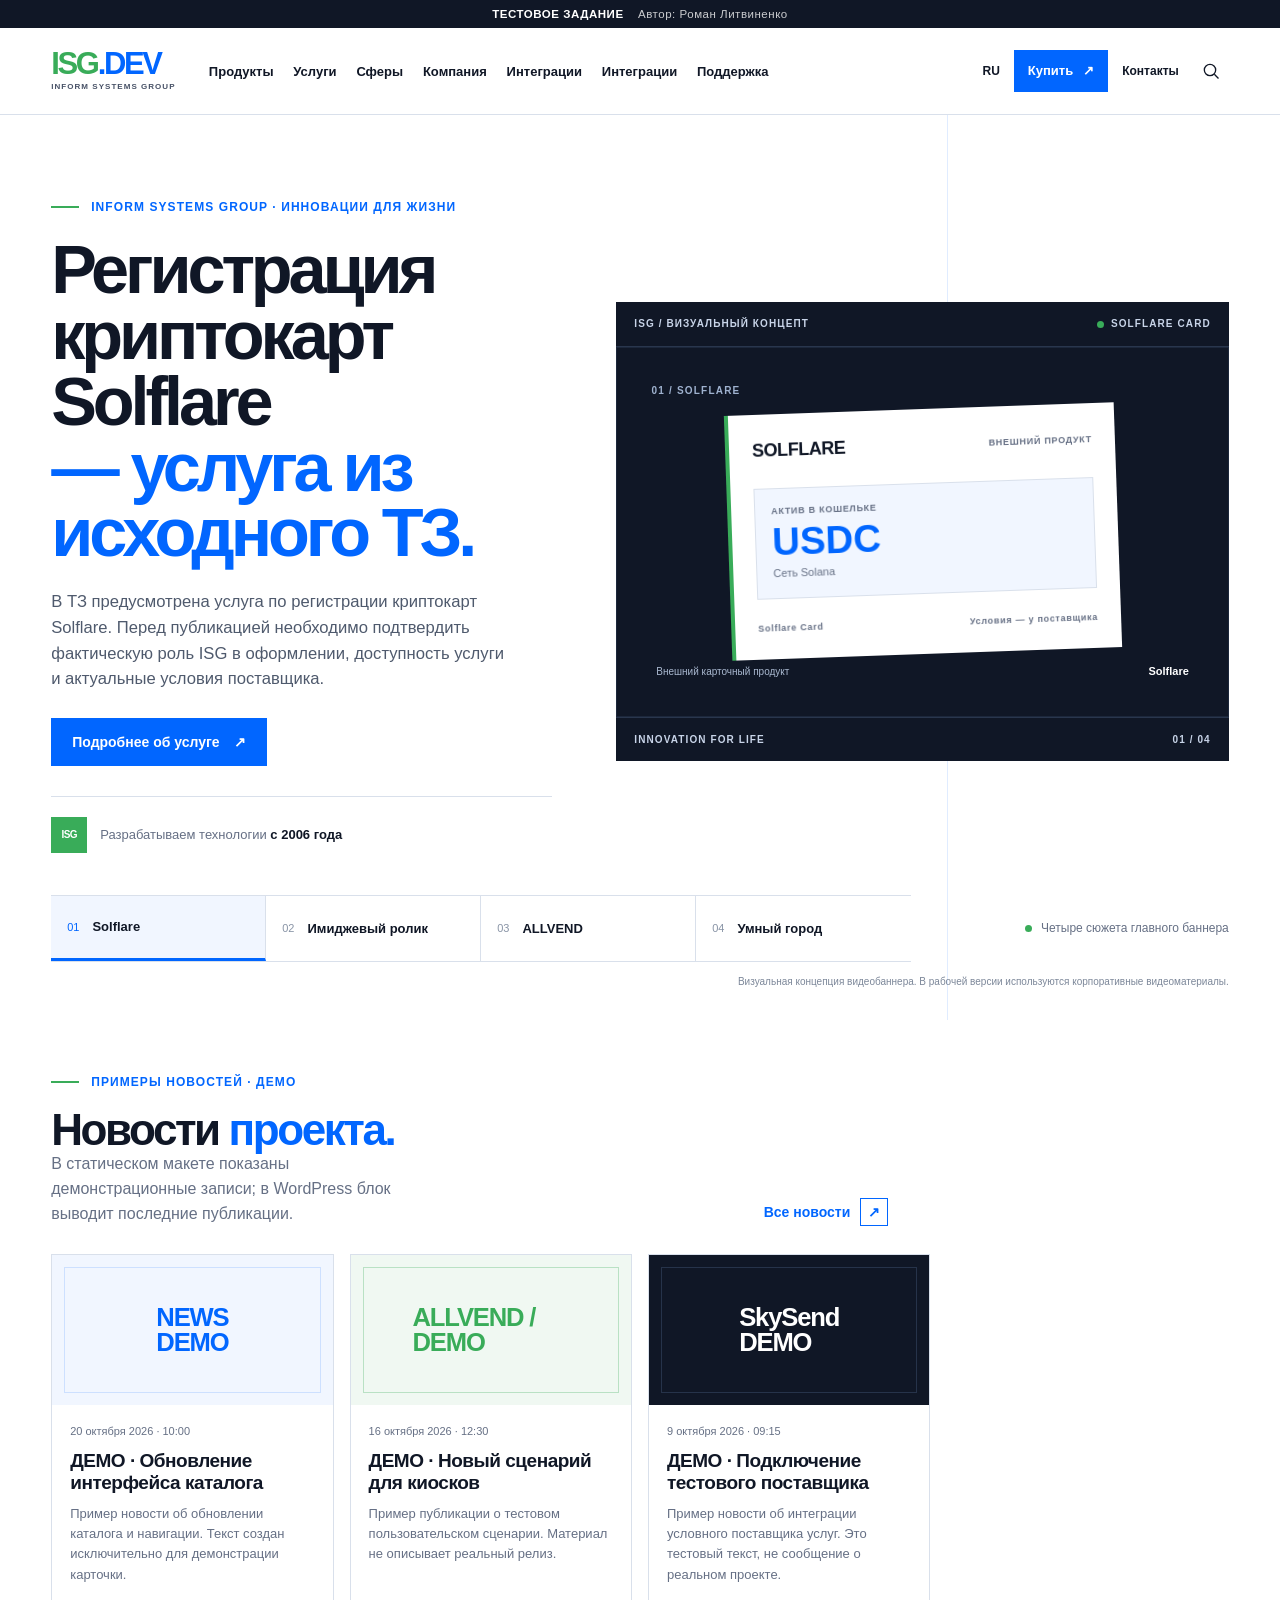
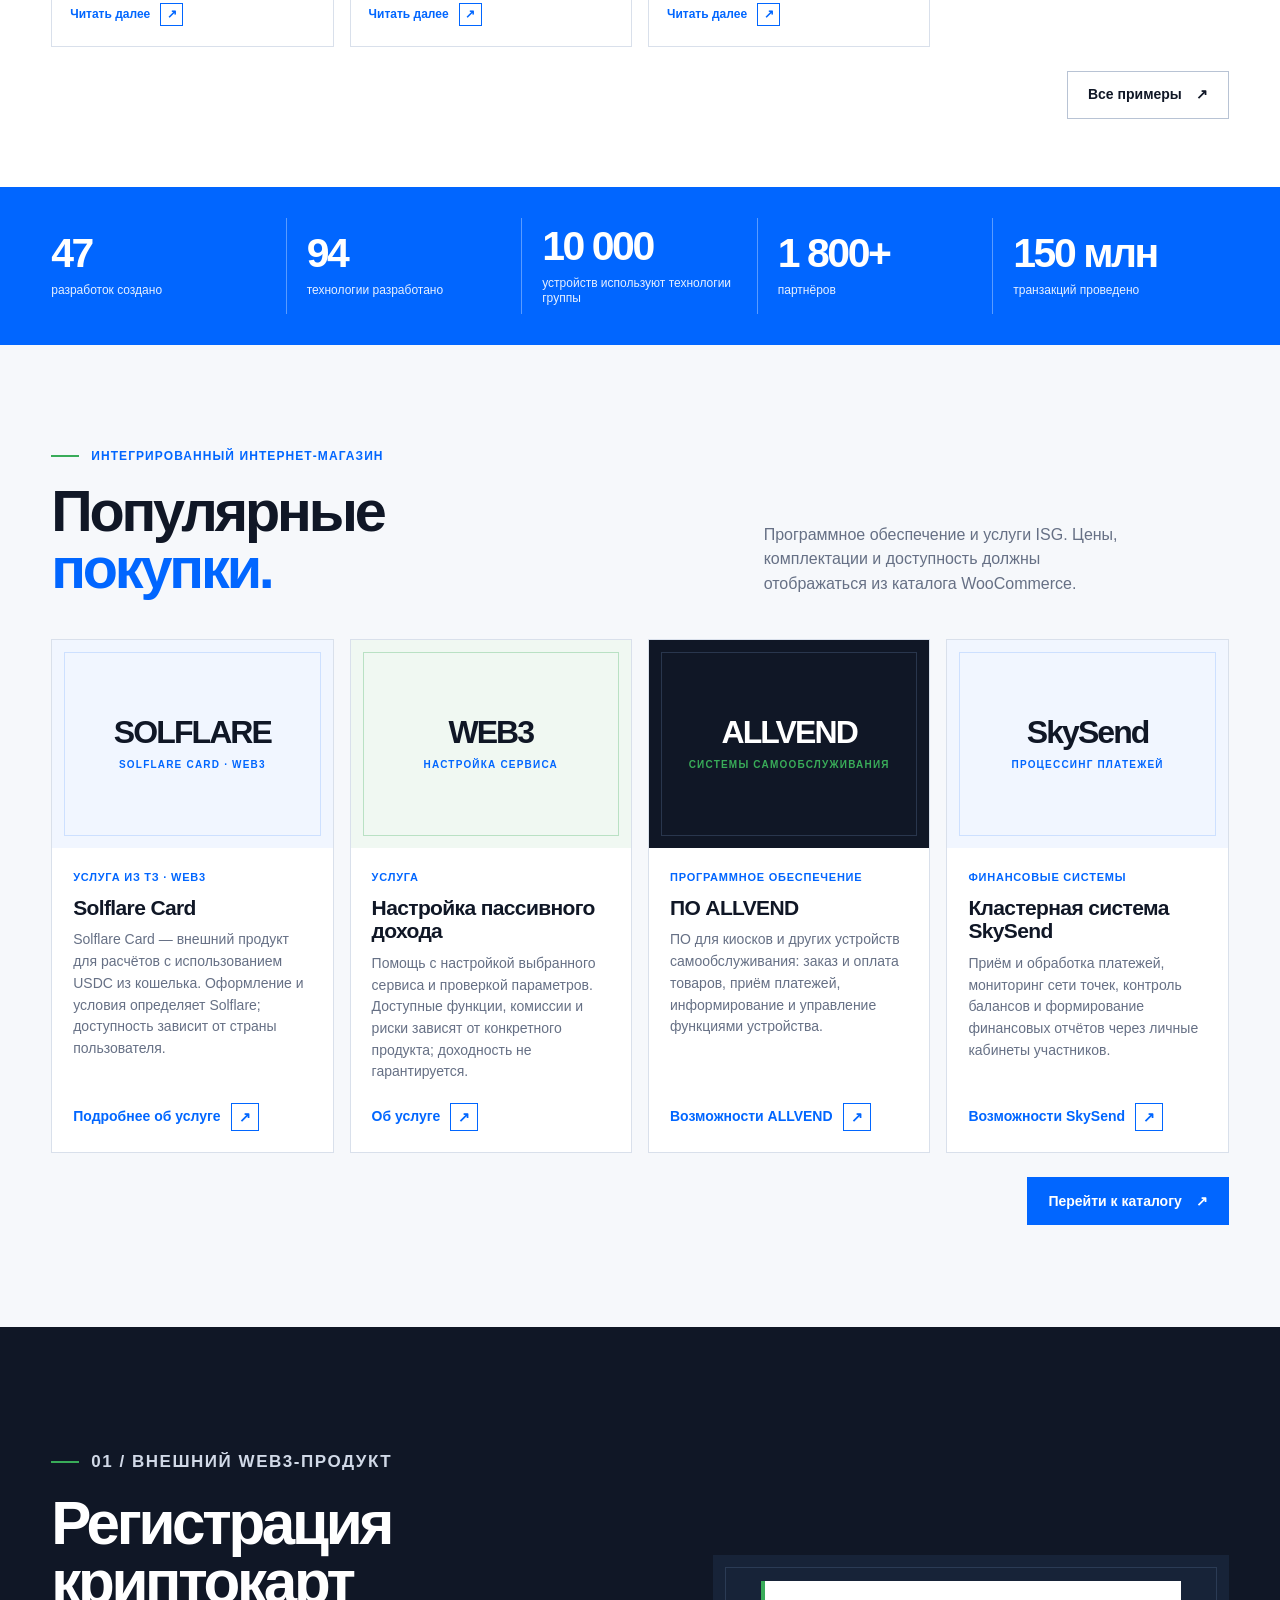
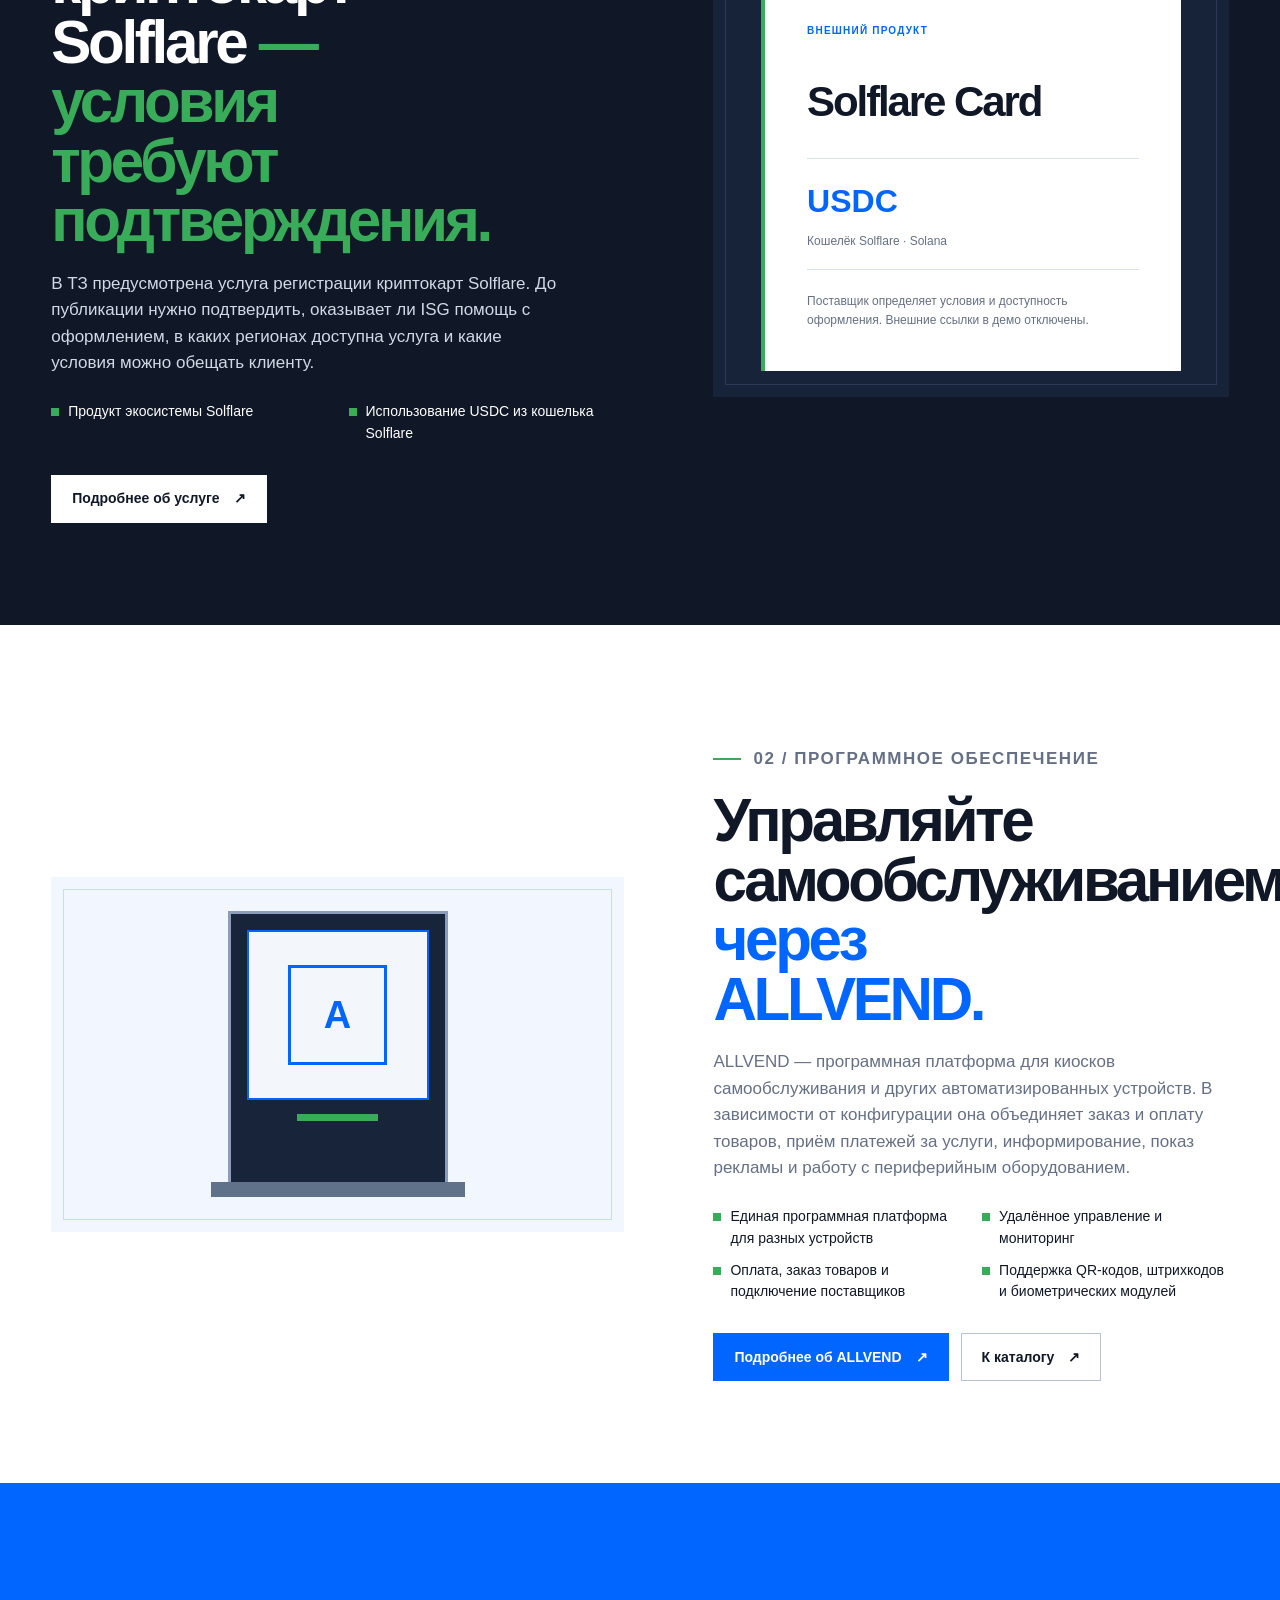
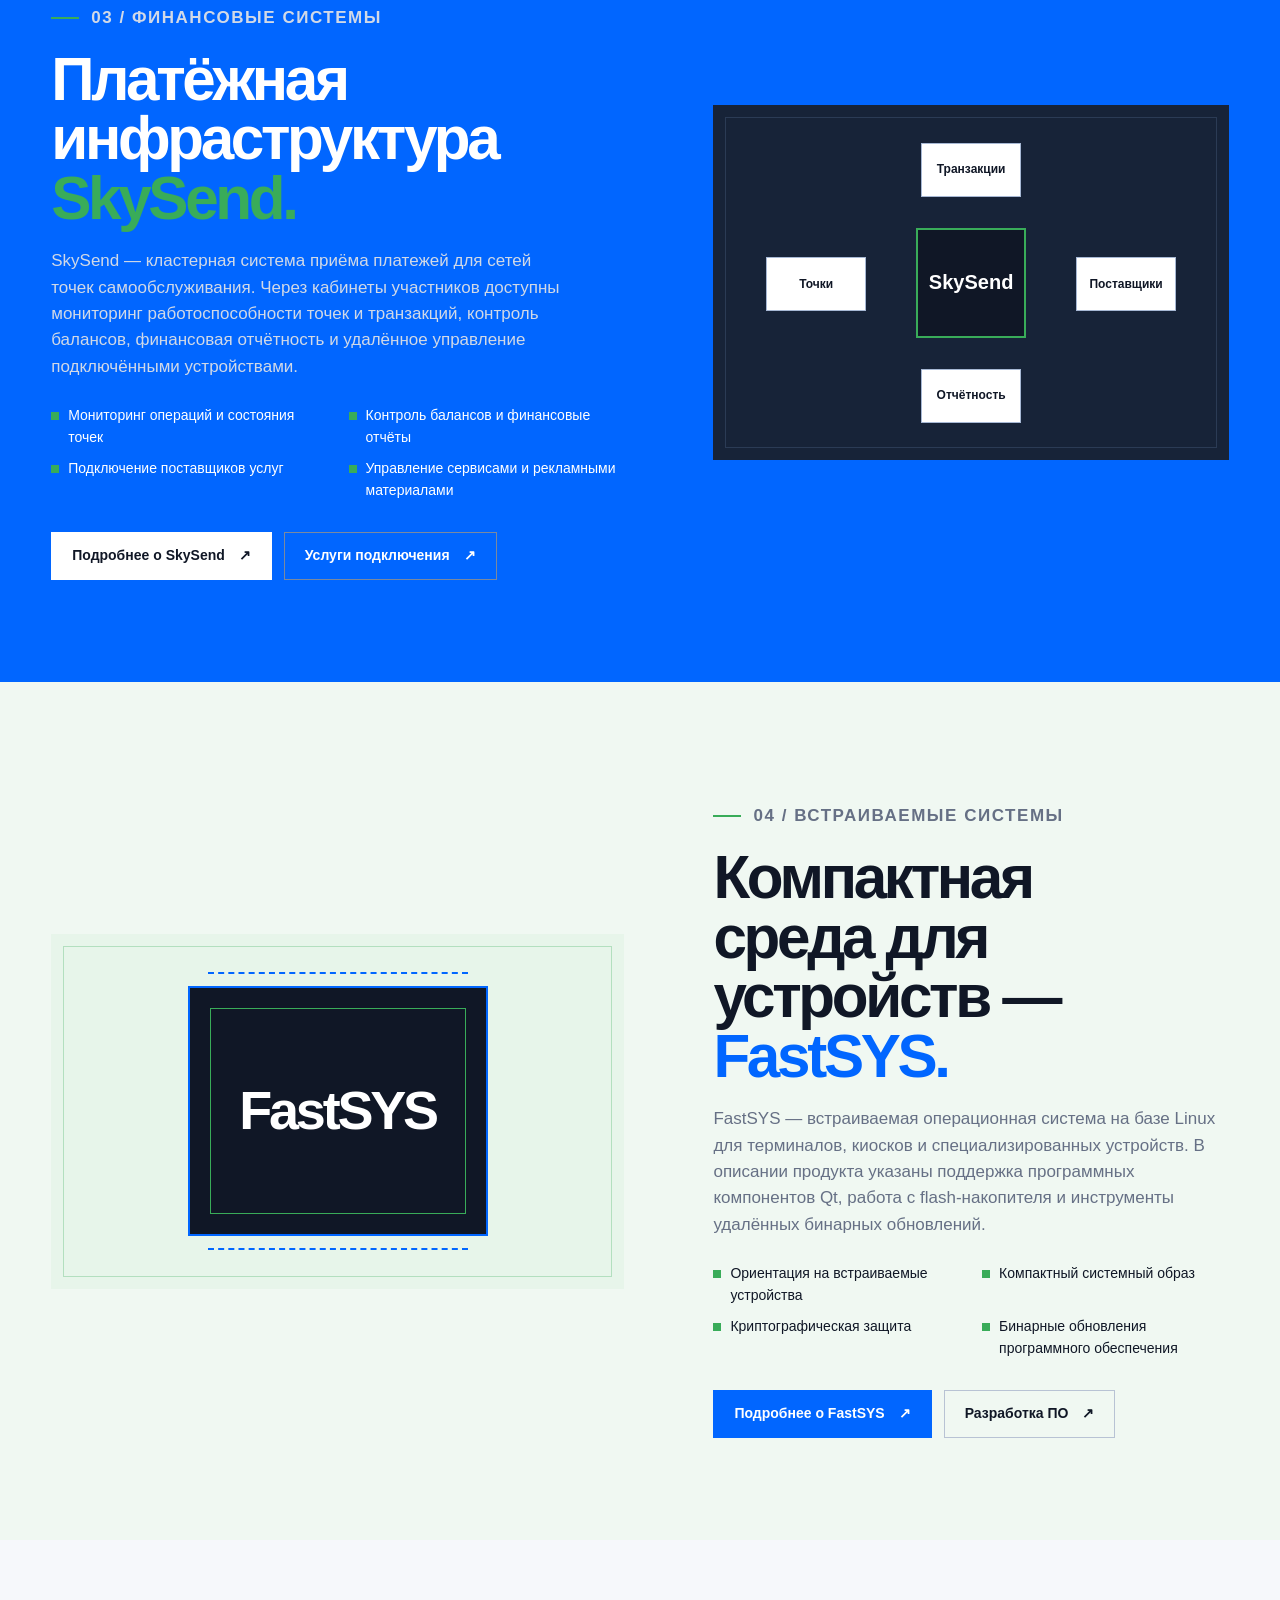
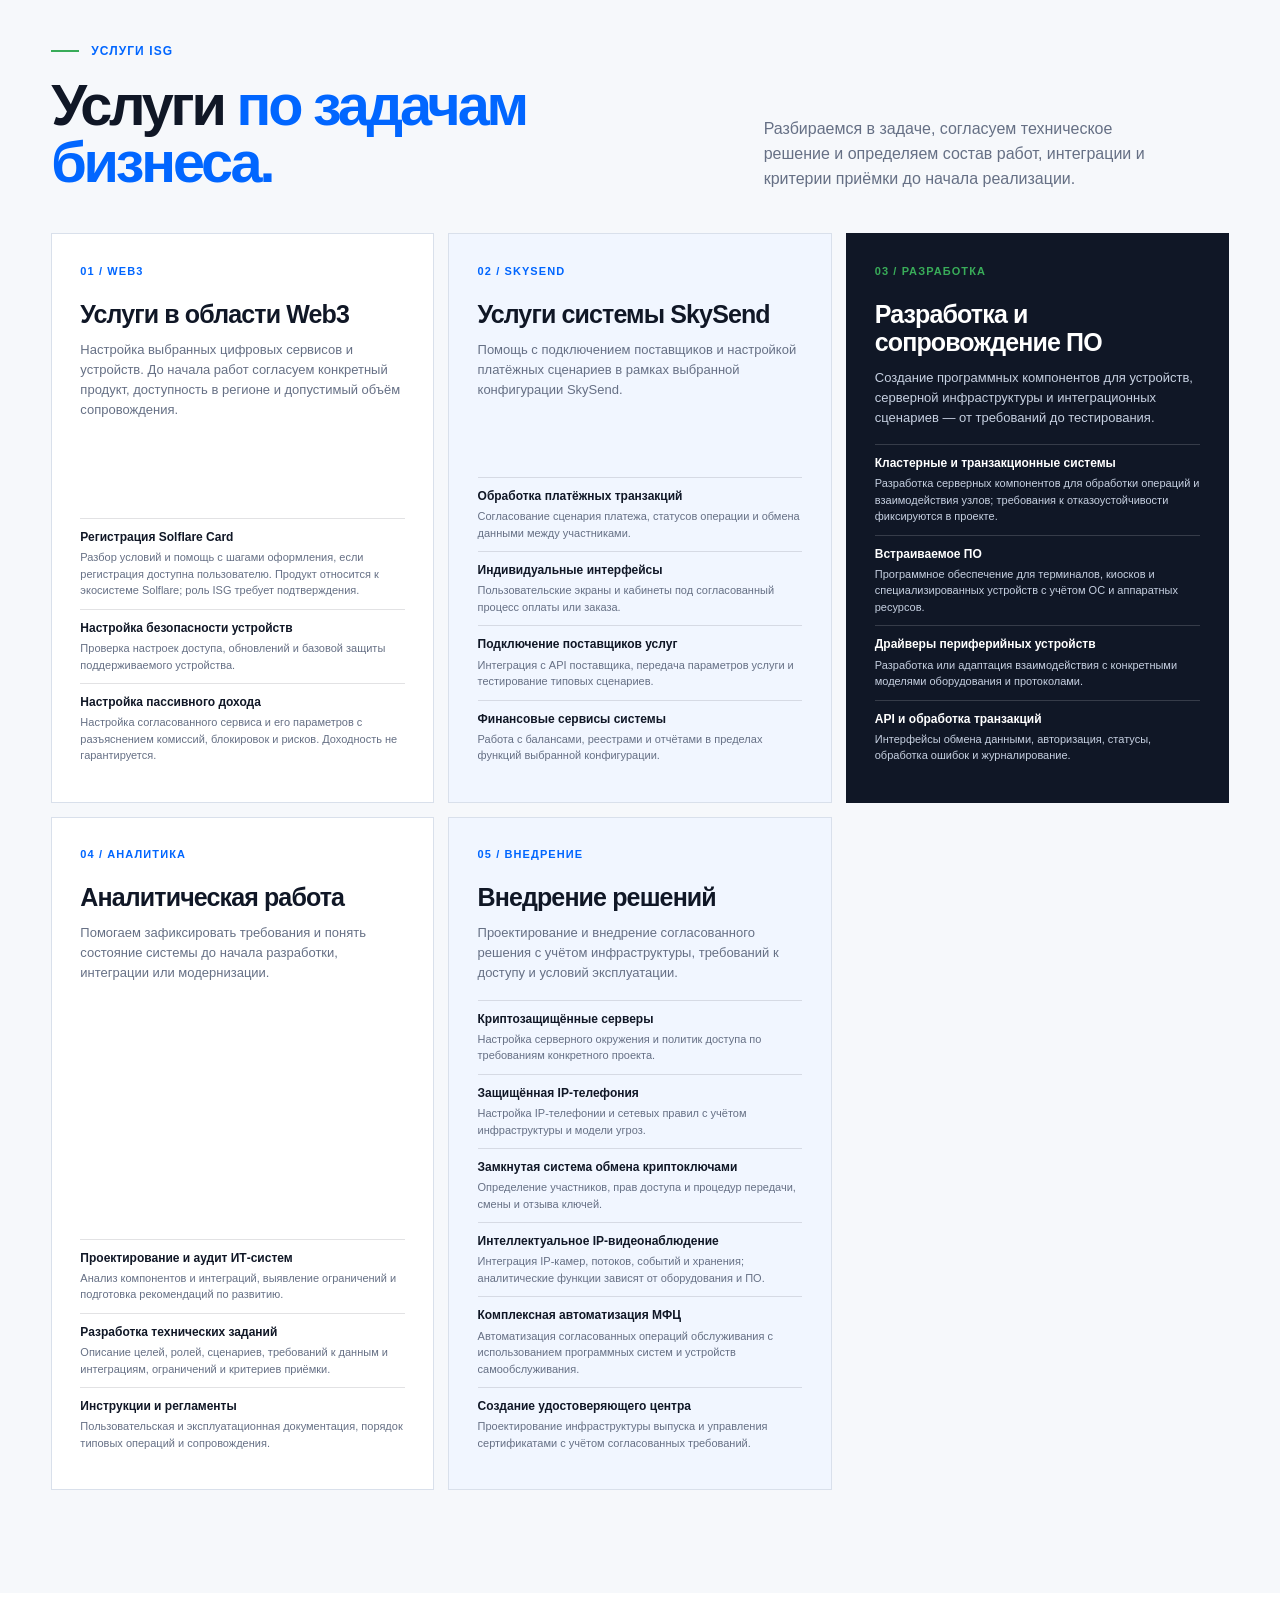
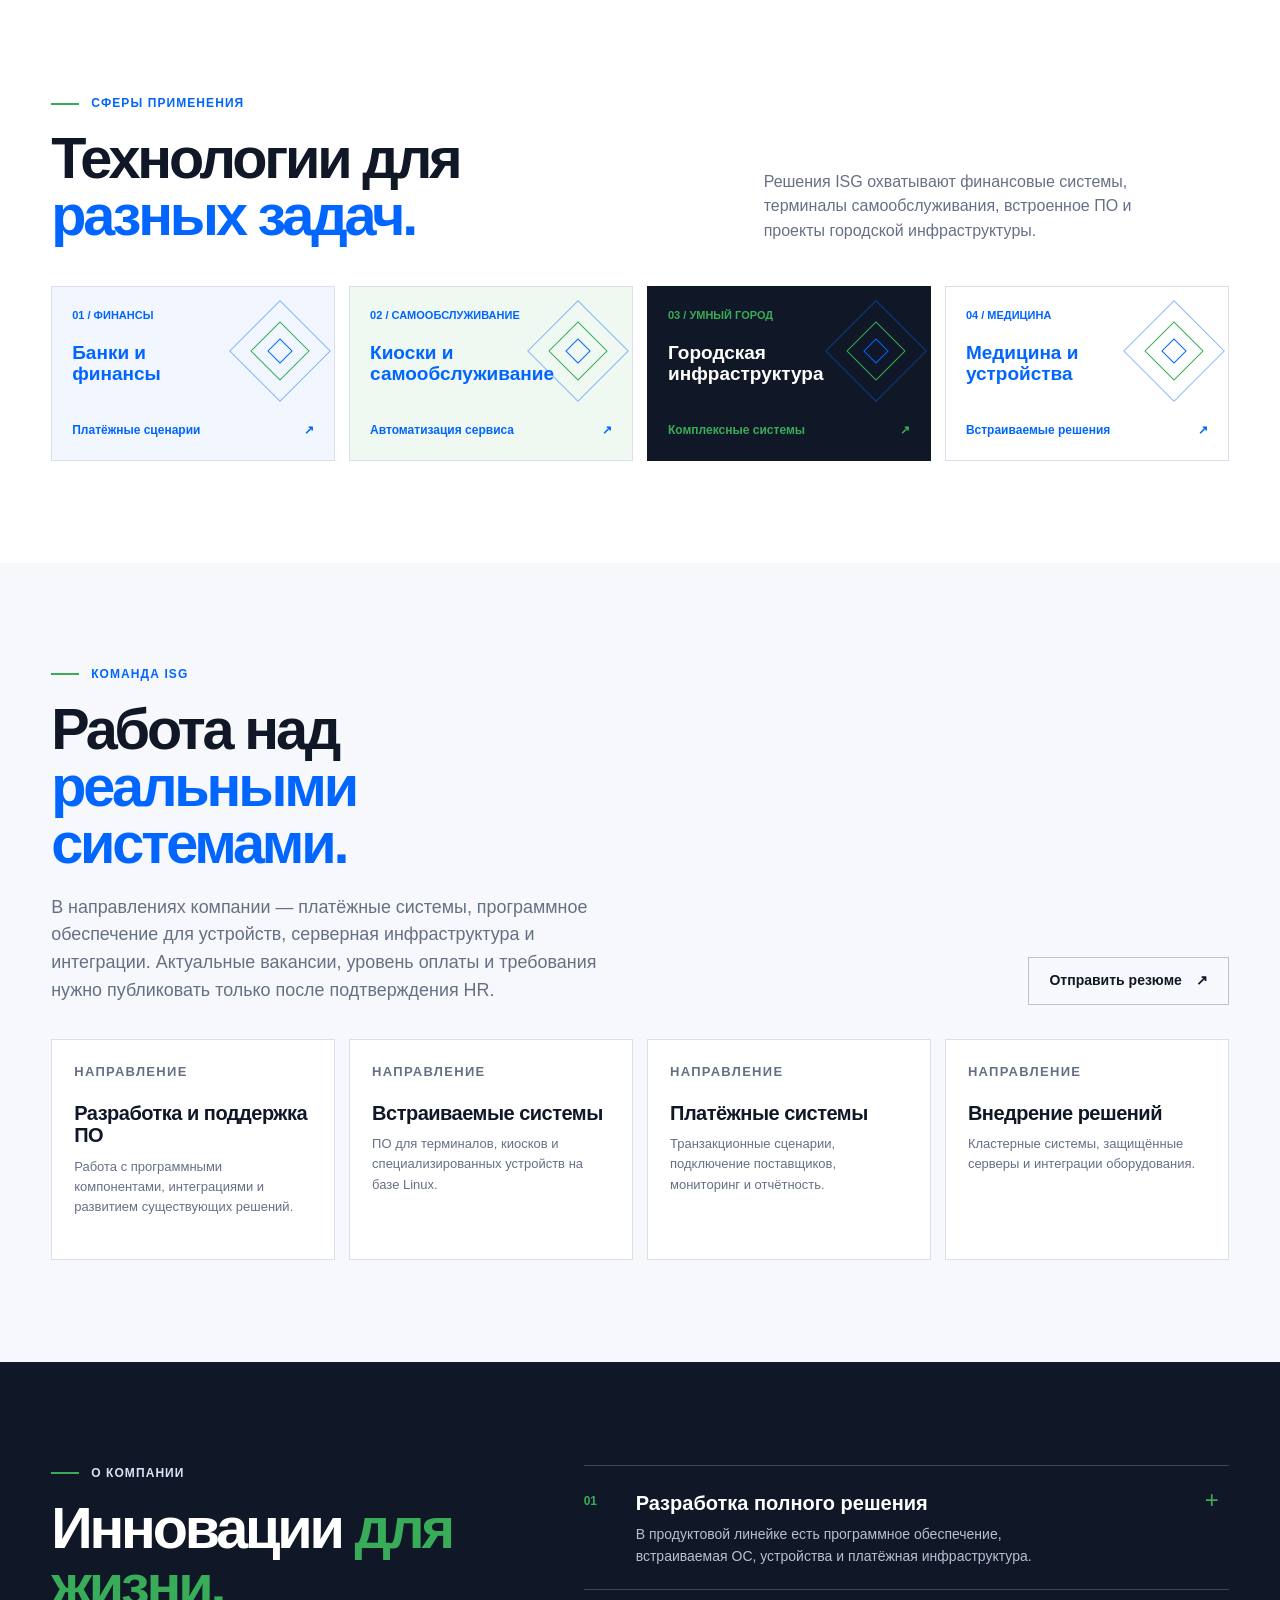
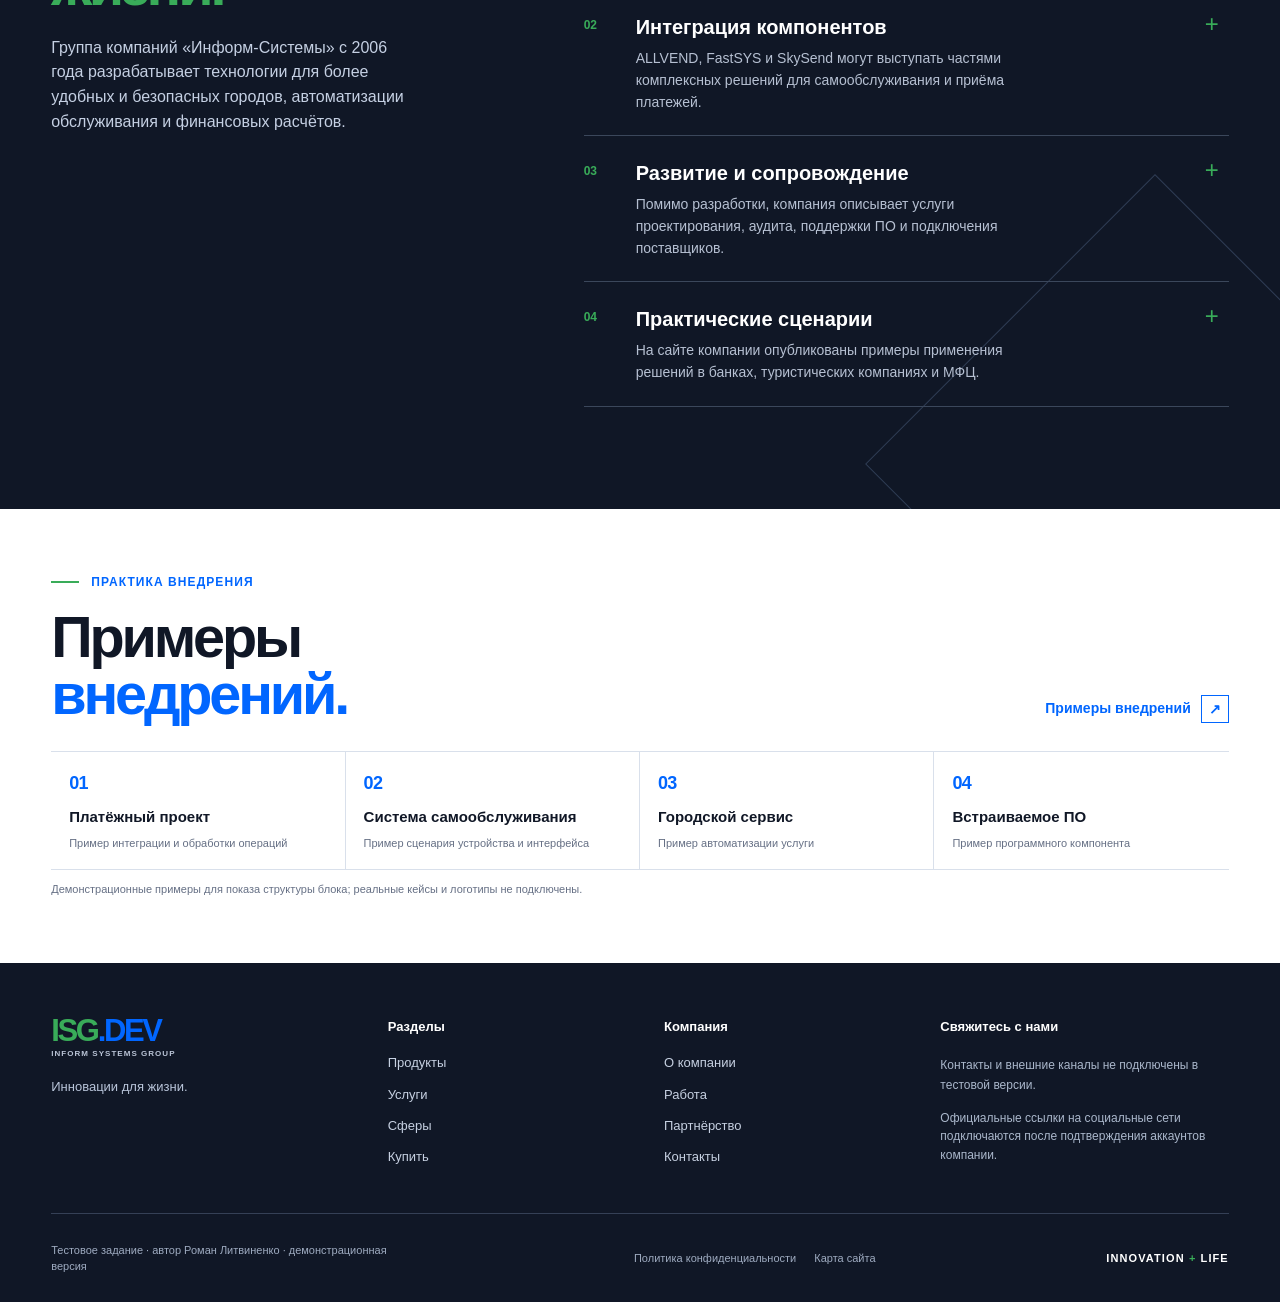
<file: design-preview/index.html>
<!doctype html>
<html lang="ru">
<head><meta name="author" content="Роман Литвиненко">
  <meta charset="utf-8">
  <meta name="viewport" content="width=device-width, initial-scale=1">
  <meta name="description" content="Концепт главной страницы Inform Systems Group — технологии для жизни.">
  <title>ISG — Инновации для жизни</title>
  <link rel="stylesheet" href="assets/theme.css">
</head>
<body><div class="test-project-banner" role="note"><strong>ТЕСТОВОЕ ЗАДАНИЕ</strong><span>Автор: Роман Литвиненко</span></div>
<a class="skip-link screen-reader-text" href="#main-content">Перейти к содержанию</a>
<header class="site-header">
  <div class="container site-header__inner">
    <div class="site-branding"><a class="site-branding__name" href="#top" aria-label="Inform Systems Group — главная"><span class="site-branding__wordmark"><span class="site-branding__isg">ISG</span><span class="site-branding__dev">.DEV</span></span><span class="site-branding__descriptor">INFORM SYSTEMS GROUP</span></a></div>
    <button class="site-header__menu-toggle" type="button" aria-controls="primary-navigation" aria-expanded="false"><span class="site-header__menu-toggle-label">Меню</span><span class="site-header__menu-toggle-icon" aria-hidden="true"><i></i><i></i></span></button>
    <nav id="primary-navigation" class="site-navigation" aria-label="Основная навигация">
      <ul class="site-navigation__list">
        <li><a href="#popular-purchases">Продукты</a><div class="mega-menu"><a href="#allvend"><strong>Разработки</strong><span>ALLVEND, FastSYS, SkySend, FINGER</span></a><a href="#allvend"><strong>Устройства</strong><span>Киоски и универсальные блоки</span></a><a href="#skysend"><strong>Инновации</strong><span>Умный город и телемедицина</span></a></div></li>
        <li><a href="#service-categories">Услуги</a><div class="mega-menu"><a href="#service-web3"><strong>Услуги Web3</strong><span>Настройка сервисов и безопасности устройств</span></a><a href="#service-skysend"><strong>Услуги SkySend</strong><span>Подключение поставщиков и транзакции</span></a><a href="#service-development"><strong>Разработка ПО</strong><span>Кластерные системы, embedded, API</span></a><a href="#service-analysis"><strong>Аналитика и проектирование</strong><span>Аудит, ТЗ, документация</span></a><a href="#service-implementation"><strong>Внедрение решений</strong><span>Инфраструктура и информационная безопасность</span></a></div></li>
        <li><a href="#industries">Сферы</a></li>
        <li><a href="#company">Компания</a><div class="mega-menu"><a href="#careers"><strong>Работа</strong><span>Команда и открытые позиции</span></a><a href="#partners"><strong>Партнёрство</strong><span>Возможности сотрудничества</span></a></div></li>
        <li><a href="integrations.html">Интеграции</a></li><li><a href="integrations.html">Интеграции</a></li><li><a href="#support">Поддержка</a></li>
      </ul>
    </nav>
    <div class="site-header__actions"><span class="language-link" aria-label="Текущий язык">RU</span><a class="header-buy-link" href="#popular-purchases">Купить <span aria-hidden="true">↗</span></a><a class="header-telegram" href="#contact">Контакты</a><button class="header-search-toggle" type="button" aria-controls="header-search" aria-expanded="false"><span class="screen-reader-text">Открыть поиск</span><svg viewBox="0 0 24 24" aria-hidden="true"><circle cx="10.8" cy="10.8" r="6.8"/><path d="m16 16 5 5"/></svg></button></div>
  </div>
  <div class="header-search-panel" id="header-search" hidden><div class="container"><form role="search" method="get" class="search-form" action="#"><label><span class="screen-reader-text">Поиск</span><input type="search" placeholder="Поиск по сайту…" name="s"></label><button type="submit">Найти</button></form></div></div>
</header>
<main id="main-content">
  <section class="hero-section" id="top" aria-labelledby="hero-title">
    <div class="container hero-section__grid">
      <div class="hero-copy">
        <p class="eyebrow">Inform Systems Group · Инновации для жизни</p>
        <div class="hero-copy__slides" data-hero-content>
          <article class="hero-copy__slide is-active" data-hero-panel="0" aria-hidden="false"><h1 id="hero-title" class="hero-title">Регистрация криптокарт Solflare <span>— услуга из исходного ТЗ.</span></h1><p class="hero-copy__lead">В ТЗ предусмотрена услуга по регистрации криптокарт Solflare. Перед публикацией необходимо подтвердить фактическую роль ISG в оформлении, доступность услуги и актуальные условия поставщика.</p><a class="button button--primary" href="#solflare">Подробнее об услуге <span aria-hidden="true">↗</span></a></article>
          <article class="hero-copy__slide" data-hero-panel="1" aria-hidden="true"><h2 class="hero-title">Инновации <span>для жизни.</span></h2><p class="hero-copy__lead">С 2006 года группа «Информ-Системы» разрабатывает программное обеспечение, оборудование и технологии для автоматизации сервисов, платежей и городской инфраструктуры.</p><a class="button button--primary" href="#company">О компании <span aria-hidden="true">↗</span></a></article>
          <article class="hero-copy__slide" data-hero-panel="2" aria-hidden="true"><h2 class="hero-title">Самообслуживание <span>без лишних операций.</span></h2><p class="hero-copy__lead">ALLVEND объединяет программные функции киосков: заказ и оплату, информирование, рекламу, идентификацию и удалённое управление.</p><a class="button button--primary" href="#allvend">Возможности ALLVEND <span aria-hidden="true">↗</span></a></article>
          <article class="hero-copy__slide" data-hero-panel="3" aria-hidden="true"><h2 class="hero-title">Платежи и сервисы <span>под единым управлением.</span></h2><p class="hero-copy__lead">SkySend помогает строить сети точек самообслуживания, отслеживать транзакции, контролировать балансы и управлять подключёнными сервисами.</p><a class="button button--primary" href="#skysend">Возможности SkySend <span aria-hidden="true">↗</span></a></article>
        </div>
        <div class="hero-proof"><span class="hero-proof__mark" aria-hidden="true">ISG</span><p>Разрабатываем технологии <strong>с 2006 года</strong></p></div>
      </div>
      <div class="hero-visual" data-hero-visual aria-label="Демонстрационные визуальные сцены для четырёх видеобаннеров">
        <div class="hero-visual__topbar"><span class="hero-visual__label">ISG / ВИЗУАЛЬНЫЙ КОНЦЕПТ</span><span class="system-status"><i></i> <span data-hero-status>SOLFLARE CARD</span></span></div>
        <div class="hero-visual__canvas">
          <div class="hero-scene is-active" data-hero-scene="0" aria-hidden="false"><span class="scene-label">01 / SOLFLARE</span><div class="scene-solflare__panel"><div class="scene-solflare__panel-head"><strong>SOLFLARE</strong><span>ВНЕШНИЙ ПРОДУКТ</span></div><div class="scene-solflare__asset"><span>АКТИВ В КОШЕЛЬКЕ</span><strong>USDC</strong><small>Сеть Solana</small></div><div class="scene-solflare__panel-foot"><span>Solflare Card</span><span>Условия — у поставщика</span></div></div><div class="scene-note"><span>Внешний карточный продукт</span><strong>Solflare</strong></div></div>
          <div class="hero-scene" data-hero-scene="1" aria-hidden="true"><span class="scene-label">02 / INNOVATION FOR LIFE</span><div class="scene-city" aria-hidden="true"><span class="scene-city__network"></span><i class="scene-city__building"></i><i class="scene-city__building"></i><i class="scene-city__building"></i><i class="scene-city__building"></i><i class="scene-city__building"></i><i class="scene-city__building"></i></div><div class="scene-note"><span>Имиджевый ролик</span><strong>Инновации для жизни</strong></div></div>
          <div class="hero-scene" data-hero-scene="2" aria-hidden="true"><span class="scene-label">03 / ALLVEND</span><div class="scene-kiosk"><div class="scene-kiosk__screen"></div><div class="scene-kiosk__slot"></div><div class="scene-kiosk__base"></div></div><div class="scene-note"><span>ПО для систем самообслуживания</span><strong>ALLVEND</strong></div></div>
          <div class="hero-scene" data-hero-scene="3" aria-hidden="true"><span class="scene-label">04 / SMART CITY</span><div class="network-visual"><span class="network-visual__hub">ISG</span><span class="network-visual__node network-visual__node--top">Городские<br>сервисы</span><span class="network-visual__node network-visual__node--right">Платежи</span><span class="network-visual__node network-visual__node--bottom">Инфраструктура</span><span class="network-visual__node network-visual__node--left">Устройства</span></div><div class="scene-note"><span>Комплексная система</span><strong>Умный город</strong></div></div>
        </div>
        <div class="hero-visual__footer"><span>INNOVATION FOR LIFE</span><span><span data-hero-count>01</span> / 04</span></div>
      </div>
    </div>
    <div class="container hero-switcher-wrap"><div class="hero-switcher" role="group" aria-label="Выбрать сюжет главного баннера" data-hero-switcher><button type="button" class="hero-switcher__item is-active" data-hero-target="0" aria-pressed="true"><span>01</span><strong>Solflare</strong></button><button type="button" class="hero-switcher__item" data-hero-target="1" aria-pressed="false"><span>02</span><strong>Имиджевый ролик</strong></button><button type="button" class="hero-switcher__item" data-hero-target="2" aria-pressed="false"><span>03</span><strong>ALLVEND</strong></button><button type="button" class="hero-switcher__item" data-hero-target="3" aria-pressed="false"><span>04</span><strong>Умный город</strong></button></div><p class="hero-switcher__note"><span class="live-dot"></span>Четыре сюжета главного баннера</p></div>
    <p class="container prototype-note">Визуальная концепция видеобаннера. В рабочей версии используются корпоративные видеоматериалы.</p>
  </section>

  <section class="section news-section" id="news" aria-labelledby="news-title"><div class="container"><div class="section-heading section-heading--split section-heading--compact"><div><p class="eyebrow">Примеры новостей · демо</p><h2 id="news-title" class="section-title">Новости <span class="accent-blue">проекта.</span></h2><p class="section-heading__aside">В статическом макете показаны демонстрационные записи; в WordPress блок выводит последние публикации.</p></div><a class="text-link" href="#news">Все новости</a></div>
    <div class="news-grid" id="news-list">
      <article class="news-card"><div class="news-card__media"><span class="news-card__media-mark">NEWS<br>DEMO</span></div><div class="news-card__body"><p class="news-card__meta"><time datetime="2026-10-20T10:00">20 октября 2026 · 10:00</time></p><h3><a href="#news">ДЕМО · Обновление интерфейса каталога</a></h3><p>Пример новости об обновлении каталога и навигации. Текст создан исключительно для демонстрации карточки.</p><a class="text-link" href="#news">Читать далее</a></div></article>
      <article class="news-card"><div class="news-card__media news-card__media--green"><span class="news-card__media-mark">ALLVEND / DEMO</span></div><div class="news-card__body"><p class="news-card__meta"><time datetime="2026-10-16T12:30">16 октября 2026 · 12:30</time></p><h3><a href="#news">ДЕМО · Новый сценарий для киосков</a></h3><p>Пример публикации о тестовом пользовательском сценарии. Материал не описывает реальный релиз.</p><a class="text-link" href="#news">Читать далее</a></div></article>
      <article class="news-card"><div class="news-card__media news-card__media--dark"><span class="news-card__media-mark">SkySend<br>DEMO</span></div><div class="news-card__body"><p class="news-card__meta"><time datetime="2026-10-09T09:15">9 октября 2026 · 09:15</time></p><h3><a href="#news">ДЕМО · Подключение тестового поставщика</a></h3><p>Пример новости об интеграции условного поставщика услуг. Это тестовый текст, не сообщение о реальном проекте.</p><a class="text-link" href="#news">Читать далее</a></div></article>
    </div><div class="section-footer-link"><a class="button button--outline" href="#news">Все примеры <span aria-hidden="true">↗</span></a></div>
  </div></section>

  <section class="stats-section" aria-label="ISG в цифрах"><div class="container stats-grid"><div class="stat-item"><strong>47</strong><span>разработок создано</span></div><div class="stat-item"><strong>94</strong><span>технологии разработано</span></div><div class="stat-item"><strong>10 000</strong><span>устройств используют технологии группы</span></div><div class="stat-item"><strong>1 800+</strong><span>партнёров</span></div><div class="stat-item"><strong>150 млн</strong><span>транзакций проведено</span></div></div></section>

  <section class="section purchases-section" id="products" aria-labelledby="purchases-title"><div class="container"><span id="popular-purchases" class="anchor-target"></span><div class="section-heading section-heading--split section-heading--shop"><div><p class="eyebrow">Интегрированный интернет-магазин</p><h2 class="section-title" id="purchases-title">Популярные <span class="accent-blue">покупки.</span></h2></div><p class="section-heading__aside">Программное обеспечение и услуги ISG. Цены, комплектации и доступность должны отображаться из каталога WooCommerce.</p></div>
    <div class="product-grid">
      <article class="product-card"><div class="product-card__art"><div><div class="product-card__art-title">SOLFLARE</div><span class="product-card__art-subtitle">SOLFLARE CARD · WEB3</span></div></div><div class="product-card__body"><p class="product-card__category">Услуга из ТЗ · Web3</p><h3>Solflare Card</h3><p>Solflare Card — внешний продукт для расчётов с использованием USDC из кошелька. Оформление и условия определяет Solflare; доступность зависит от страны пользователя.</p><a class="text-link" href="#solflare">Подробнее об услуге</a></div></article>
      <article class="product-card"><div class="product-card__art"><div><div class="product-card__art-title">WEB3</div><span class="product-card__art-subtitle">НАСТРОЙКА СЕРВИСА</span></div></div><div class="product-card__body"><p class="product-card__category">Услуга</p><h3>Настройка пассивного дохода</h3><p>Помощь с настройкой выбранного сервиса и проверкой параметров. Доступные функции, комиссии и риски зависят от конкретного продукта; доходность не гарантируется.</p><a class="text-link" href="#service-web3">Об услуге</a></div></article>
      <article class="product-card"><div class="product-card__art"><div><div class="product-card__art-title">ALLVEND</div><span class="product-card__art-subtitle">СИСТЕМЫ САМООБСЛУЖИВАНИЯ</span></div></div><div class="product-card__body"><p class="product-card__category">Программное обеспечение</p><h3>ПО ALLVEND</h3><p>ПО для киосков и других устройств самообслуживания: заказ и оплата товаров, приём платежей, информирование и управление функциями устройства.</p><a class="text-link" href="#allvend">Возможности ALLVEND</a></div></article>
      <article class="product-card"><div class="product-card__art"><div><div class="product-card__art-title">SkySend</div><span class="product-card__art-subtitle">ПРОЦЕССИНГ ПЛАТЕЖЕЙ</span></div></div><div class="product-card__body"><p class="product-card__category">Финансовые системы</p><h3>Кластерная система SkySend</h3><p>Приём и обработка платежей, мониторинг сети точек, контроль балансов и формирование финансовых отчётов через личные кабинеты участников.</p><a class="text-link" href="#skysend">Возможности SkySend</a></div></article>
    </div><div class="section-footer-link"><a class="button button--primary" href="#popular-purchases">Перейти к каталогу <span aria-hidden="true">↗</span></a></div>
  </div></section>

  <section class="feature-section feature-section--solflare" id="solflare"><div class="container feature-grid"><div class="feature-copy"><p class="eyebrow eyebrow--light">01 / Внешний Web3-продукт</p><h2>Регистрация криптокарт Solflare <span>— условия требуют подтверждения.</span></h2><p>В ТЗ предусмотрена услуга регистрации криптокарт Solflare. До публикации нужно подтвердить, оказывает ли ISG помощь с оформлением, в каких регионах доступна услуга и какие условия можно обещать клиенту.</p><ul class="feature-list"><li>Продукт экосистемы Solflare</li><li>Использование USDC из кошелька Solflare</li></ul><div class="feature-actions"><a class="button button--white" href="#solflare">Подробнее об услуге <span aria-hidden="true">↗</span></a></div></div><div class="feature-art feature-art--dark"><div class="solflare-info-visual"><p class="solflare-info-visual__eyebrow">ВНЕШНИЙ ПРОДУКТ</p><strong class="solflare-info-visual__brand">Solflare Card</strong><div class="solflare-info-visual__asset"><span>USDC</span><small>Кошелёк Solflare · Solana</small></div><p class="solflare-info-visual__note">Поставщик определяет условия и доступность оформления. Внешние ссылки в демо отключены.</p></div></div></div></section>

  <section class="feature-section feature-section--allvend" id="allvend"><div class="container feature-grid feature-grid--reverse"><div class="feature-copy"><p class="eyebrow">02 / Программное обеспечение</p><h2>Управляйте самообслуживанием <span>через ALLVEND.</span></h2><p>ALLVEND — программная платформа для киосков самообслуживания и других автоматизированных устройств. В зависимости от конфигурации она объединяет заказ и оплату товаров, приём платежей за услуги, информирование, показ рекламы и работу с периферийным оборудованием.</p><ul class="feature-list"><li>Единая программная платформа для разных устройств</li><li>Удалённое управление и мониторинг</li><li>Оплата, заказ товаров и подключение поставщиков</li><li>Поддержка QR-кодов, штрихкодов и биометрических модулей</li></ul><div class="feature-actions"><a class="button button--primary" href="#allvend">Подробнее об ALLVEND <span aria-hidden="true">↗</span></a><a class="button button--outline" href="#popular-purchases">К каталогу <span aria-hidden="true">↗</span></a></div></div><div class="feature-art"><div class="kiosk-visual"><div class="kiosk-visual__screen"><span class="kiosk-visual__screen-mark">A</span></div><span class="kiosk-visual__slot"></span><span class="kiosk-visual__base"></span></div></div></div></section>

  <section class="feature-section feature-section--skysend" id="skysend"><div class="container feature-grid"><div class="feature-copy"><p class="eyebrow eyebrow--light">03 / Финансовые системы</p><h2>Платёжная инфраструктура <span>SkySend.</span></h2><p>SkySend — кластерная система приёма платежей для сетей точек самообслуживания. Через кабинеты участников доступны мониторинг работоспособности точек и транзакций, контроль балансов, финансовая отчётность и удалённое управление подключёнными устройствами.</p><ul class="feature-list"><li>Мониторинг операций и состояния точек</li><li>Контроль балансов и финансовые отчёты</li><li>Подключение поставщиков услуг</li><li>Управление сервисами и рекламными материалами</li></ul><div class="feature-actions"><a class="button button--white" href="#skysend">Подробнее о SkySend <span aria-hidden="true">↗</span></a><a class="button button--outline feature-button-outline" href="#service-skysend">Услуги подключения <span aria-hidden="true">↗</span></a></div></div><div class="feature-art feature-art--dark"><div class="network-visual"><span class="network-visual__hub">SkySend</span><span class="network-visual__node network-visual__node--top">Транзакции</span><span class="network-visual__node network-visual__node--right">Поставщики</span><span class="network-visual__node network-visual__node--bottom">Отчётность</span><span class="network-visual__node network-visual__node--left">Точки</span></div></div></div></section>

  <section class="feature-section feature-section--fastsys" id="fastsys"><div class="container feature-grid feature-grid--reverse"><div class="feature-copy"><p class="eyebrow">04 / Встраиваемые системы</p><h2>Компактная среда для устройств — <span>FastSYS.</span></h2><p>FastSYS — встраиваемая операционная система на базе Linux для терминалов, киосков и специализированных устройств. В описании продукта указаны поддержка программных компонентов Qt, работа с flash-накопителя и инструменты удалённых бинарных обновлений.</p><ul class="feature-list"><li>Ориентация на встраиваемые устройства</li><li>Компактный системный образ</li><li>Криптографическая защита</li><li>Бинарные обновления программного обеспечения</li></ul><div class="feature-actions"><a class="button button--primary" href="#fastsys">Подробнее о FastSYS <span aria-hidden="true">↗</span></a><a class="button button--outline" href="#service-development">Разработка ПО <span aria-hidden="true">↗</span></a></div></div><div class="feature-art feature-art--green"><div class="fastsys-chip"><span class="fastsys-chip__pins"></span><span class="fastsys-chip__name">FastSYS</span></div></div></div></section>

  <section class="service-directory-section" id="service-categories" aria-labelledby="service-categories-title"><div class="container"><div class="section-heading section-heading--split"><div><p class="eyebrow">Услуги ISG</p><h2 class="section-title" id="service-categories-title">Услуги <span class="accent-blue">по задачам бизнеса.</span></h2></div><p class="section-heading__aside">Разбираемся в задаче, согласуем техническое решение и определяем состав работ, интеграции и критерии приёмки до начала реализации.</p></div><div class="service-directory-grid">
      <article class="service-directory-card" id="service-web3"><p class="service-directory-card__index">01 / WEB3</p><h3>Услуги в области Web3</h3><p>Настройка выбранных цифровых сервисов и устройств. До начала работ согласуем конкретный продукт, доступность в регионе и допустимый объём сопровождения.</p><ul class="service-items">
<li><strong>Регистрация Solflare Card</strong><span>Разбор условий и помощь с шагами оформления, если регистрация доступна пользователю. Продукт относится к экосистеме Solflare; роль ISG требует подтверждения.</span></li>
<li><strong>Настройка безопасности устройств</strong><span>Проверка настроек доступа, обновлений и базовой защиты поддерживаемого устройства.</span></li>
<li><strong>Настройка пассивного дохода</strong><span>Настройка согласованного сервиса и его параметров с разъяснением комиссий, блокировок и рисков. Доходность не гарантируется.</span></li>
</ul></article>
      <article class="service-directory-card" id="service-skysend"><p class="service-directory-card__index">02 / SKYSEND</p><h3>Услуги системы SkySend</h3><p>Помощь с подключением поставщиков и настройкой платёжных сценариев в рамках выбранной конфигурации SkySend.</p><ul class="service-items">
<li><strong>Обработка платёжных транзакций</strong><span>Согласование сценария платежа, статусов операции и обмена данными между участниками.</span></li>
<li><strong>Индивидуальные интерфейсы</strong><span>Пользовательские экраны и кабинеты под согласованный процесс оплаты или заказа.</span></li>
<li><strong>Подключение поставщиков услуг</strong><span>Интеграция с API поставщика, передача параметров услуги и тестирование типовых сценариев.</span></li>
<li><strong>Финансовые сервисы системы</strong><span>Работа с балансами, реестрами и отчётами в пределах функций выбранной конфигурации.</span></li>
</ul></article>
      <article class="service-directory-card" id="service-development"><p class="service-directory-card__index">03 / РАЗРАБОТКА</p><h3>Разработка и сопровождение ПО</h3><p>Создание программных компонентов для устройств, серверной инфраструктуры и интеграционных сценариев — от требований до тестирования.</p><ul class="service-items">
<li><strong>Кластерные и транзакционные системы</strong><span>Разработка серверных компонентов для обработки операций и взаимодействия узлов; требования к отказоустойчивости фиксируются в проекте.</span></li>
<li><strong>Встраиваемое ПО</strong><span>Программное обеспечение для терминалов, киосков и специализированных устройств с учётом ОС и аппаратных ресурсов.</span></li>
<li><strong>Драйверы периферийных устройств</strong><span>Разработка или адаптация взаимодействия с конкретными моделями оборудования и протоколами.</span></li>
<li><strong>API и обработка транзакций</strong><span>Интерфейсы обмена данными, авторизация, статусы, обработка ошибок и журналирование.</span></li>
</ul></article>
      <article class="service-directory-card" id="service-analysis"><p class="service-directory-card__index">04 / АНАЛИТИКА</p><h3>Аналитическая работа</h3><p>Помогаем зафиксировать требования и понять состояние системы до начала разработки, интеграции или модернизации.</p><ul class="service-items">
<li><strong>Проектирование и аудит ИТ-систем</strong><span>Анализ компонентов и интеграций, выявление ограничений и подготовка рекомендаций по развитию.</span></li>
<li><strong>Разработка технических заданий</strong><span>Описание целей, ролей, сценариев, требований к данным и интеграциям, ограничений и критериев приёмки.</span></li>
<li><strong>Инструкции и регламенты</strong><span>Пользовательская и эксплуатационная документация, порядок типовых операций и сопровождения.</span></li>
</ul></article>
      <article class="service-directory-card" id="service-implementation"><p class="service-directory-card__index">05 / ВНЕДРЕНИЕ</p><h3>Внедрение решений</h3><p>Проектирование и внедрение согласованного решения с учётом инфраструктуры, требований к доступу и условий эксплуатации.</p><ul class="service-items">
<li><strong>Криптозащищённые серверы</strong><span>Настройка серверного окружения и политик доступа по требованиям конкретного проекта.</span></li>
<li><strong>Защищённая IP-телефония</strong><span>Настройка IP-телефонии и сетевых правил с учётом инфраструктуры и модели угроз.</span></li>
<li><strong>Замкнутая система обмена криптоключами</strong><span>Определение участников, прав доступа и процедур передачи, смены и отзыва ключей.</span></li>
<li><strong>Интеллектуальное IP-видеонаблюдение</strong><span>Интеграция IP-камер, потоков, событий и хранения; аналитические функции зависят от оборудования и ПО.</span></li>
<li><strong>Комплексная автоматизация МФЦ</strong><span>Автоматизация согласованных операций обслуживания с использованием программных систем и устройств самообслуживания.</span></li>
<li><strong>Создание удостоверяющего центра</strong><span>Проектирование инфраструктуры выпуска и управления сертификатами с учётом согласованных требований.</span></li>
</ul></article>
    </div></div></section>

  <section class="industries-section" id="industries"><div class="container"><div class="section-heading section-heading--split"><div><p class="eyebrow">Сферы применения</p><h2 class="section-title">Технологии для <span class="accent-blue">разных задач.</span></h2></div><p class="section-heading__aside">Решения ISG охватывают финансовые системы, терминалы самообслуживания, встроенное ПО и проекты городской инфраструктуры.</p></div><div class="industries-grid"><a class="industry-card" href="#skysend"><span class="industry-card__number">01 / ФИНАНСЫ</span><span class="industry-card__visual" aria-hidden="true"></span><strong>Банки и финансы</strong><span>Платёжные сценарии <b>↗</b></span></a><a class="industry-card" href="#allvend"><span class="industry-card__number">02 / САМООБСЛУЖИВАНИЕ</span><span class="industry-card__visual" aria-hidden="true"></span><strong>Киоски и самообслуживание</strong><span>Автоматизация сервиса <b>↗</b></span></a><a class="industry-card" href="#skysend"><span class="industry-card__number">03 / УМНЫЙ ГОРОД</span><span class="industry-card__visual" aria-hidden="true"></span><strong>Городская инфраструктура</strong><span>Комплексные системы <b>↗</b></span></a><a class="industry-card" href="#fastsys"><span class="industry-card__number">04 / МЕДИЦИНА</span><span class="industry-card__visual" aria-hidden="true"></span><strong>Медицина и устройства</strong><span>Встраиваемые решения <b>↗</b></span></a></div></div></section>

  <section class="careers-section" id="careers"><div class="container"><div class="careers-intro"><div><p class="eyebrow">Команда ISG</p><h2 class="section-title">Работа над <span class="accent-blue">реальными системами.</span></h2><p class="section-lead">В направлениях компании — платёжные системы, программное обеспечение для устройств, серверная инфраструктура и интеграции. Актуальные вакансии, уровень оплаты и требования нужно публиковать только после подтверждения HR.</p></div><a class="button button--outline" href="#contact">Отправить резюме <span aria-hidden="true">↗</span></a></div><div class="careers-grid" id="careers-list"><article class="career-card"><p class="career-card__tag">Направление</p><h3>Разработка и поддержка ПО</h3><p>Работа с программными компонентами, интеграциями и развитием существующих решений.</p></article><article class="career-card"><p class="career-card__tag">Направление</p><h3>Встраиваемые системы</h3><p>ПО для терминалов, киосков и специализированных устройств на базе Linux.</p></article><article class="career-card"><p class="career-card__tag">Направление</p><h3>Платёжные системы</h3><p>Транзакционные сценарии, подключение поставщиков, мониторинг и отчётность.</p></article><article class="career-card"><p class="career-card__tag">Направление</p><h3>Внедрение решений</h3><p>Кластерные системы, защищённые серверы и интеграции оборудования.</p></article></div></div></section>

  <section class="why-section" id="company"><div class="container why-grid"><div class="why-heading"><p class="eyebrow eyebrow--light">О компании</p><h2 class="section-title section-title--light">Инновации <span class="accent-green">для жизни.</span></h2><p>Группа компаний «Информ-Системы» с 2006 года разрабатывает технологии для более удобных и безопасных городов, автоматизации обслуживания и финансовых расчётов.</p></div><div class="why-list"><div class="why-item"><span class="why-item__number">01</span><div><h3>Разработка полного решения</h3><p>В продуктовой линейке есть программное обеспечение, встраиваемая ОС, устройства и платёжная инфраструктура.</p></div><span class="why-item__plus">+</span></div><div class="why-item"><span class="why-item__number">02</span><div><h3>Интеграция компонентов</h3><p>ALLVEND, FastSYS и SkySend могут выступать частями комплексных решений для самообслуживания и приёма платежей.</p></div><span class="why-item__plus">+</span></div><div class="why-item"><span class="why-item__number">03</span><div><h3>Развитие и сопровождение</h3><p>Помимо разработки, компания описывает услуги проектирования, аудита, поддержки ПО и подключения поставщиков.</p></div><span class="why-item__plus">+</span></div><div class="why-item"><span class="why-item__number">04</span><div><h3>Практические сценарии</h3><p>На сайте компании опубликованы примеры применения решений в банках, туристических компаниях и МФЦ.</p></div><span class="why-item__plus">+</span></div></div></div></section>

  <section class="partners-section" id="partners"><div class="container"><div class="partners-heading"><div><p class="eyebrow">Практика внедрения</p><h2 class="section-title">Примеры <span class="accent-blue">внедрений.</span></h2></div><a class="text-link" href="#allvend">Примеры внедрений</a></div><div class="partners-row partners-row--cases" aria-label="Демонстрационные примеры внедрений"><div class="partner-placeholder"><span>01</span><strong>Платёжный проект</strong><small>Пример интеграции и обработки операций</small></div><div class="partner-placeholder"><span>02</span><strong>Система самообслуживания</strong><small>Пример сценария устройства и интерфейса</small></div><div class="partner-placeholder"><span>03</span><strong>Городской сервис</strong><small>Пример автоматизации услуги</small></div><div class="partner-placeholder"><span>04</span><strong>Встраиваемое ПО</strong><small>Пример программного компонента</small></div></div><p class="partners-note">Демонстрационные примеры для показа структуры блока; реальные кейсы и логотипы не подключены.</p></div></section>
</main>
<footer class="site-footer" id="support"><div class="container site-footer__top"><div class="site-footer__brand"><a class="site-branding__name site-branding__name--footer" href="#top"><span class="site-branding__wordmark"><span class="site-branding__isg">ISG</span><span class="site-branding__dev">.DEV</span></span><span class="site-branding__descriptor">INFORM SYSTEMS GROUP</span></a><p class="site-footer__motto">Инновации для жизни.</p></div><div class="site-footer__column"><h2>Разделы</h2><a href="#popular-purchases">Продукты</a><a href="#service-categories">Услуги</a><a href="#industries">Сферы</a><a href="shop.html">Купить</a></div><div class="site-footer__column"><h2>Компания</h2><a href="#company">О компании</a><a href="#careers">Работа</a><a href="#partners">Партнёрство</a><a href="#support">Контакты</a></div><div class="site-footer__contact" id="contact"><h2>Свяжитесь с нами</h2><p class="site-footer__test-contact">Контакты и внешние каналы не подключены в тестовой версии.</p><p>Официальные ссылки на социальные сети подключаются после подтверждения аккаунтов компании.</p></div></div><div class="container site-footer__bottom"><p class="site-footer__test-note">Тестовое задание · автор Роман Литвиненко · демонстрационная версия</p><div class="site-footer__legal"><a href="privacy.html">Политика конфиденциальности</a><a href="sitemap.html">Карта сайта</a></div><p class="site-footer__signature">INNOVATION <span>+</span> LIFE</p></div></footer>
<script src="assets/theme.js"></script>
</body>
</html>
</file>
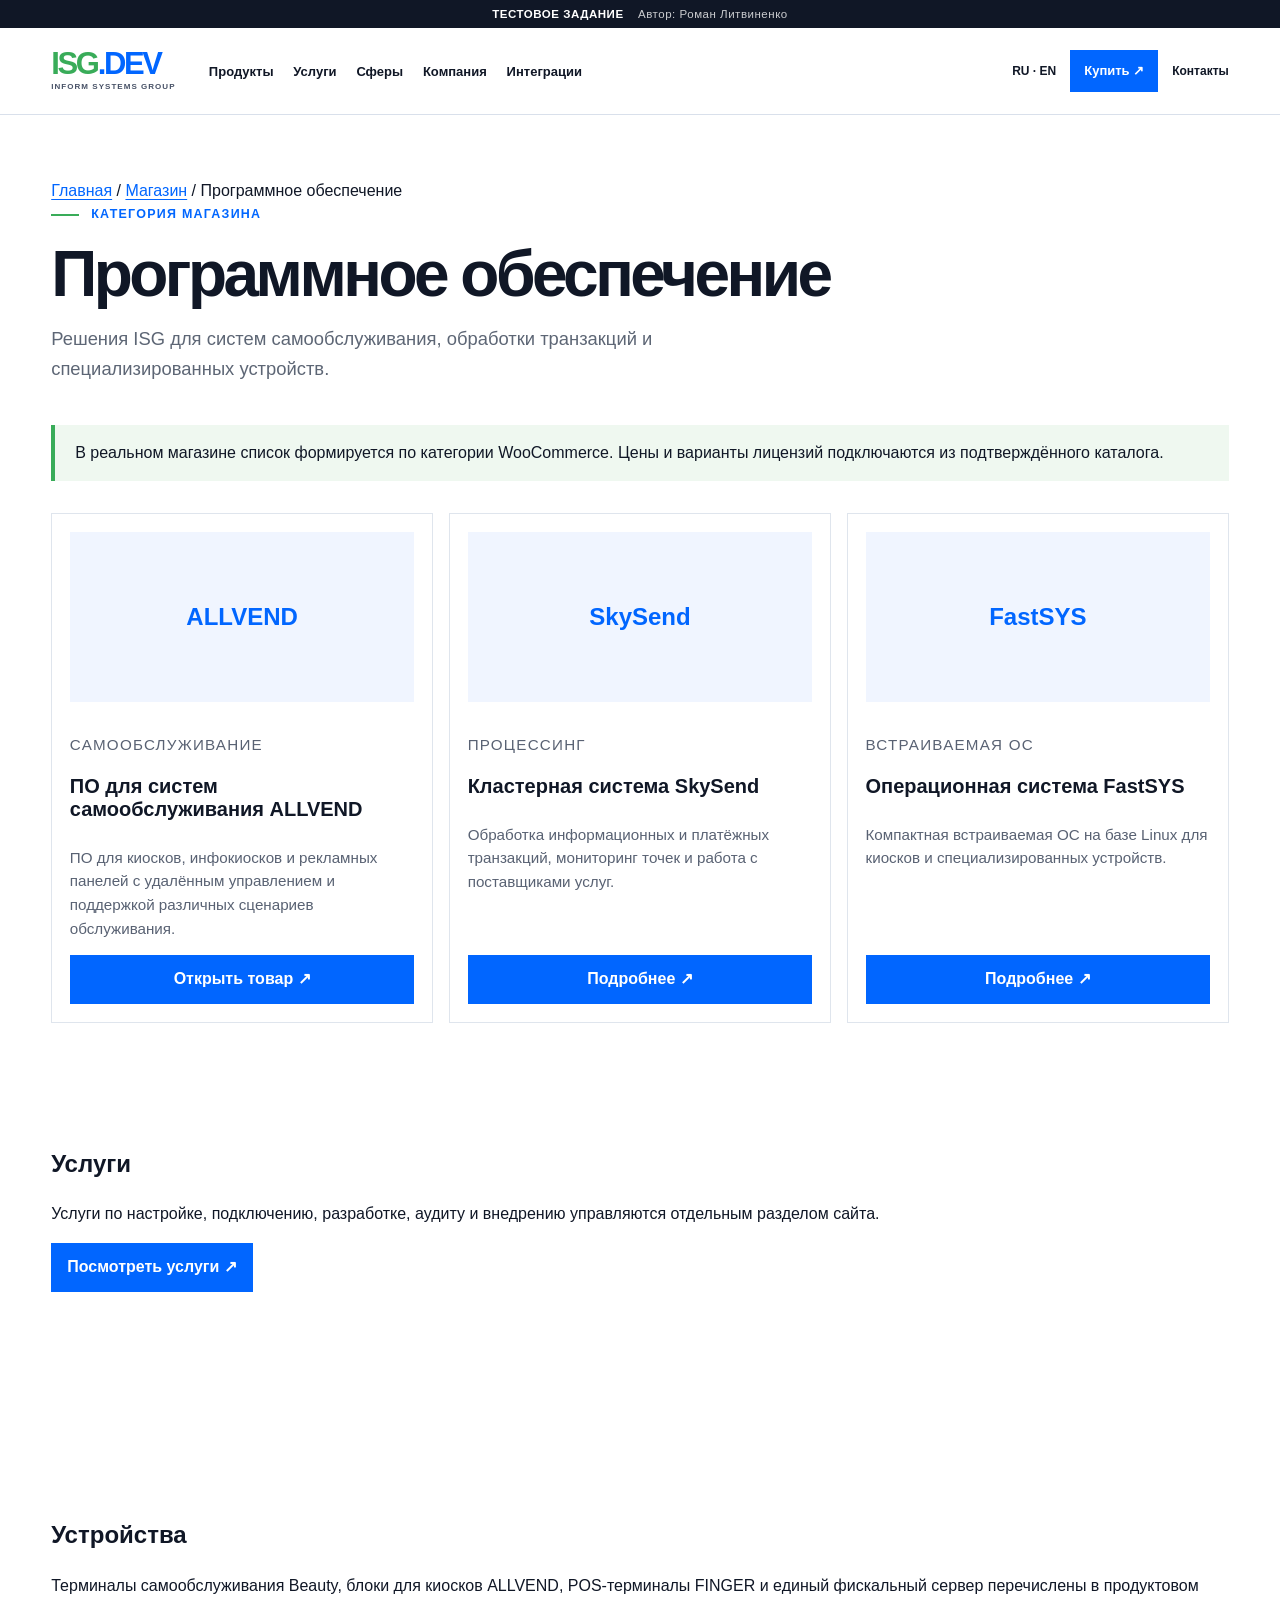
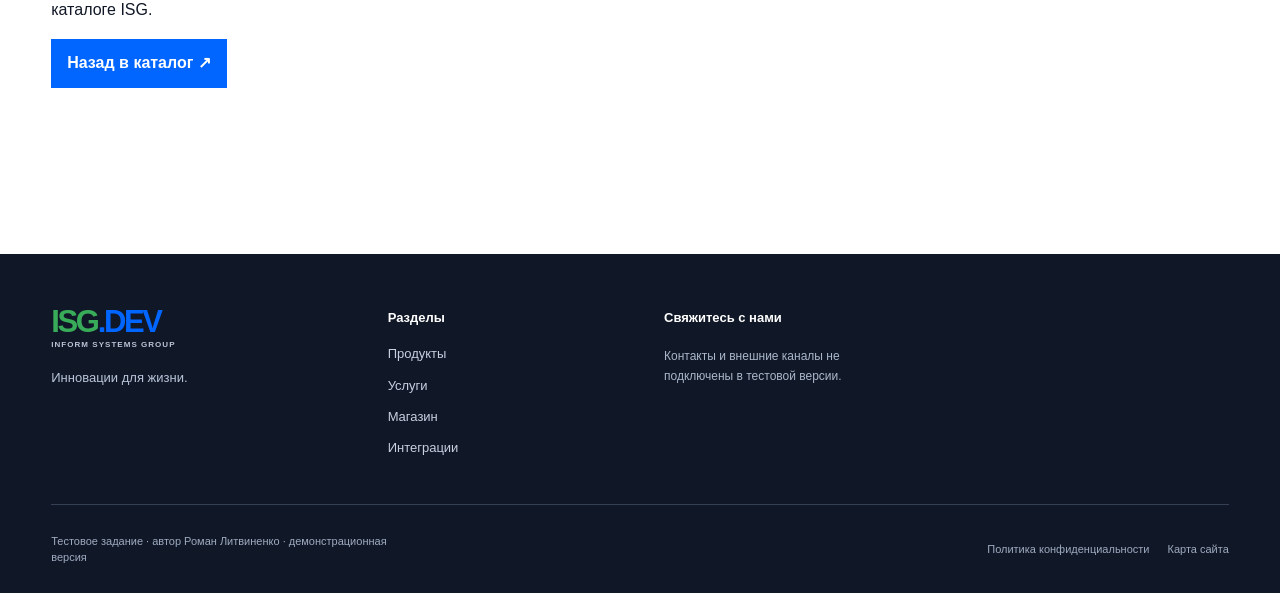
<file: design-preview/category.html>
<!doctype html><html lang="ru"><head><meta name="author" content="Роман Литвиненко"><meta charset="utf-8"><meta name="viewport" content="width=device-width, initial-scale=1"><meta name="description" content="Категория магазина Inform Systems Group."><title>Программное обеспечение — ISG</title><link rel="stylesheet" href="assets/theme.css"><style>.demo-page{padding:clamp(2rem,5vw,5rem) 0}.demo-heading{max-width:850px;margin-bottom:2.5rem}.demo-heading .eyebrow{color:#0166ff;text-transform:uppercase;letter-spacing:.1em;font-size:.78rem;font-weight:700}.demo-heading h1{font-size:clamp(2.4rem,5vw,5rem);line-height:.98;letter-spacing:-.055em;margin:.5rem 0 1rem}.demo-heading p{font-size:1.15rem;line-height:1.65;color:#5d6675;max-width:760px}.demo-grid{display:grid;grid-template-columns:repeat(3,minmax(0,1fr));gap:1rem}.demo-card{border:1px solid #dfe5ed;background:#fff;display:flex;flex-direction:column;padding:1.1rem}.demo-card__art{background:#f0f5ff;min-height:170px;display:flex;align-items:center;justify-content:center;padding:1.25rem;margin-bottom:1rem;color:#0166ff;font-size:1.5rem;font-weight:800}.demo-card h2{font-size:1.25rem;line-height:1.15;margin:.2rem 0 .6rem}.demo-card p{color:#596273;line-height:1.55;font-size:.95rem}.demo-card__tag{font-size:.75rem;text-transform:uppercase;letter-spacing:.08em;color:#657184}.demo-button{display:inline-flex;align-items:center;justify-content:center;min-height:44px;padding:.75rem 1rem;background:#0166ff;color:#fff;text-decoration:none;font-weight:700;margin-top:auto}.demo-note{border-left:4px solid #39ac59;background:#eff8f0;padding:1rem 1.25rem;margin:2rem 0;line-height:1.55}@media(max-width:900px){.demo-grid{grid-template-columns:repeat(2,minmax(0,1fr))}}@media(max-width:560px){.demo-grid{grid-template-columns:1fr}}</style></head><body><div class="test-project-banner" role="note"><strong>ТЕСТОВОЕ ЗАДАНИЕ</strong><span>Автор: Роман Литвиненко</span></div><header class="site-header"><div class="container site-header__inner"><div class="site-branding"><a class="site-branding__name" href="index.html"><span class="site-branding__wordmark"><span class="site-branding__isg">ISG</span><span class="site-branding__dev">.DEV</span></span><span class="site-branding__descriptor">INFORM SYSTEMS GROUP</span></a></div><button class="site-header__menu-toggle" type="button" aria-controls="primary-navigation" aria-expanded="false"><span class="site-header__menu-toggle-label">Меню</span><span class="site-header__menu-toggle-icon" aria-hidden="true"><i></i><i></i></span></button><nav id="primary-navigation" class="site-navigation" aria-label="Основная навигация"><ul class="site-navigation__list"><li><a href="index.html#popular-purchases">Продукты</a></li><li><a href="index.html#service-categories">Услуги</a></li><li><a href="index.html#industries">Сферы</a></li><li><a href="index.html#company">Компания</a></li><li><a href="integrations.html">Интеграции</a></li></ul></nav><div class="site-header__actions"><span class="language-link" aria-label="Переключатель языка: макет на русском, перевод не подключён">RU · EN</span><a class="header-buy-link" href="shop.html">Купить ↗</a><a class="header-telegram" href="#contact">Контакты</a></div></div></header><main id="main-content" class="demo-page"><div class="container"><nav aria-label="Хлебные крошки"><a href="index.html">Главная</a> / <a href="shop.html">Магазин</a> / Программное обеспечение</nav><section class="demo-heading"><p class="eyebrow">Категория магазина</p><h1>Программное обеспечение</h1><p>Решения ISG для систем самообслуживания, обработки транзакций и специализированных устройств.</p></section><div class="demo-note">В реальном магазине список формируется по категории WooCommerce. Цены и варианты лицензий подключаются из подтверждённого каталога.</div><div class="demo-grid"><article class="demo-card"><div class="demo-card__art">ALLVEND</div><p class="demo-card__tag">Самообслуживание</p><h2>ПО для систем самообслуживания ALLVEND</h2><p>ПО для киосков, инфокиосков и рекламных панелей с удалённым управлением и поддержкой различных сценариев обслуживания.</p><a class="demo-button" href="product.html">Открыть товар ↗</a></article><article class="demo-card"><div class="demo-card__art">SkySend</div><p class="demo-card__tag">Процессинг</p><h2>Кластерная система SkySend</h2><p>Обработка информационных и платёжных транзакций, мониторинг точек и работа с поставщиками услуг.</p><a class="demo-button" href="product.html#skysend">Подробнее ↗</a></article><article class="demo-card"><div class="demo-card__art">FastSYS</div><p class="demo-card__tag">Встраиваемая ОС</p><h2>Операционная система FastSYS</h2><p>Компактная встраиваемая ОС на базе Linux для киосков и специализированных устройств.</p><a class="demo-button" href="product.html#fastsys">Подробнее ↗</a></article></div><section class="section" id="services"><h2>Услуги</h2><p>Услуги по настройке, подключению, разработке, аудиту и внедрению управляются отдельным разделом сайта.</p><a class="demo-button" href="index.html#service-categories">Посмотреть услуги ↗</a></section><section class="section" id="hardware"><h2>Устройства</h2><p>Терминалы самообслуживания Beauty, блоки для киосков ALLVEND, POS-терминалы FINGER и единый фискальный сервер перечислены в продуктовом каталоге ISG.</p><a class="demo-button" href="shop.html">Назад в каталог ↗</a></section></div></main><footer class="site-footer" id="contact"><div class="container site-footer__top"><div class="site-footer__brand"><a class="site-branding__name site-branding__name--footer" href="index.html"><span class="site-branding__wordmark"><span class="site-branding__isg">ISG</span><span class="site-branding__dev">.DEV</span></span><span class="site-branding__descriptor">INFORM SYSTEMS GROUP</span></a><p class="site-footer__motto">Инновации для жизни.</p></div><div class="site-footer__column"><h2>Разделы</h2><a href="index.html#popular-purchases">Продукты</a><a href="index.html#service-categories">Услуги</a><a href="shop.html">Магазин</a><a href="integrations.html">Интеграции</a></div><div class="site-footer__contact"><h2>Свяжитесь с нами</h2><p class="site-footer__test-contact">Контакты и внешние каналы не подключены в тестовой версии.</p></div></div><div class="container site-footer__bottom"><p class="site-footer__test-note">Тестовое задание · автор Роман Литвиненко · демонстрационная версия</p><div class="site-footer__legal"><a href="privacy.html">Политика конфиденциальности</a><a href="sitemap.html">Карта сайта</a></div></div></footer><script src="assets/theme.js"></script></body></html>
</file>
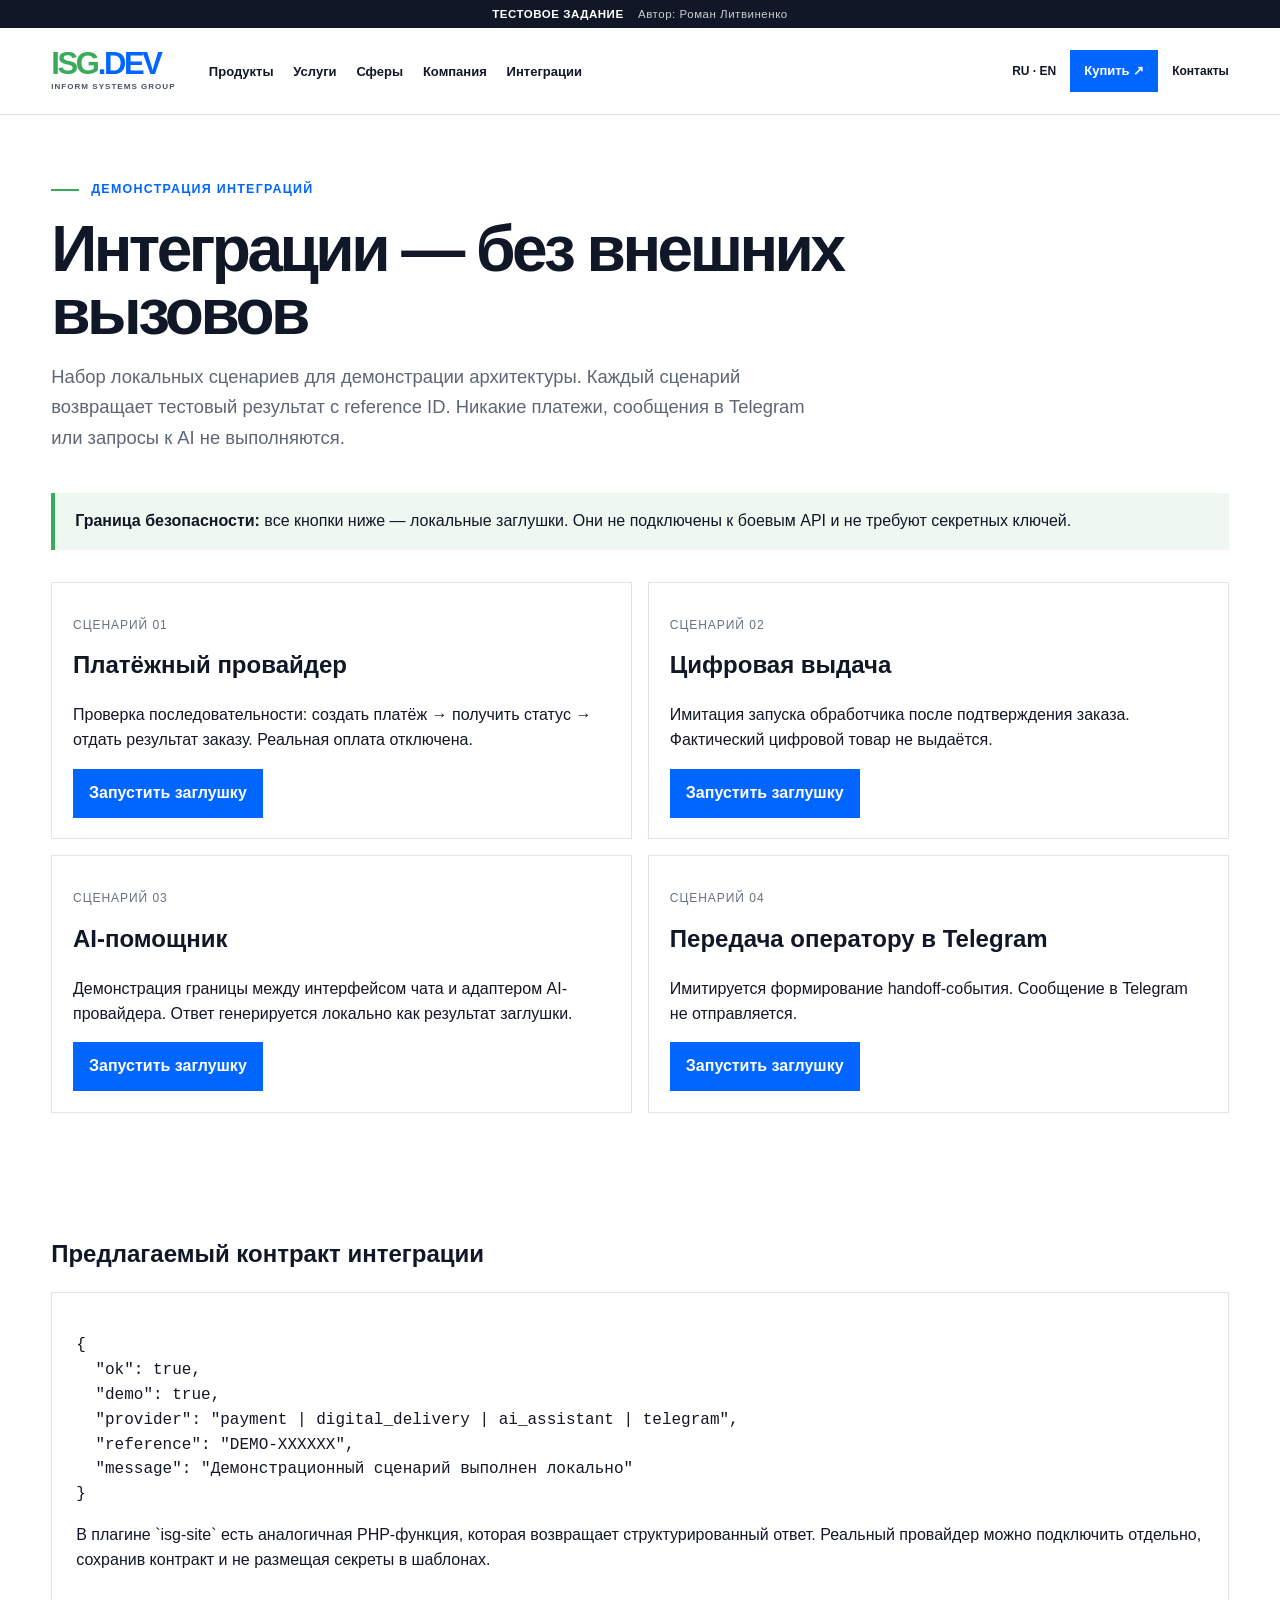
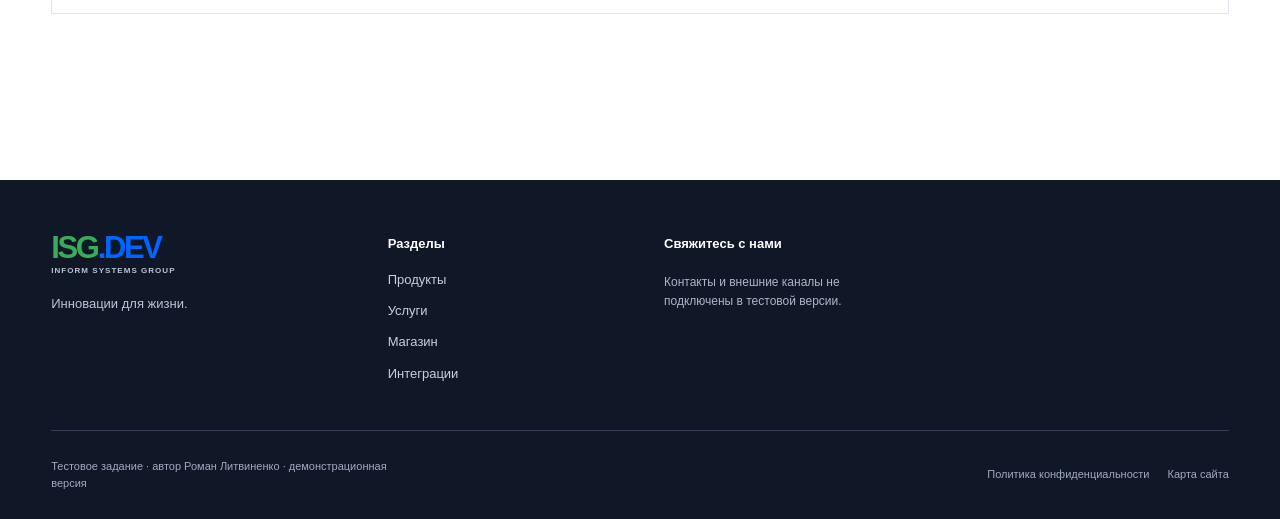
<file: design-preview/integrations.html>
<!doctype html><html lang="ru"><head><meta name="author" content="Роман Литвиненко"><meta charset="utf-8"><meta name="viewport" content="width=device-width, initial-scale=1"><meta name="description" content="Демонстрационный прототип сайта Inform Systems Group."><title>Интеграции ISG — демонстрация</title><link rel="stylesheet" href="assets/theme.css"><style>
.demo-page{padding:clamp(2rem,5vw,5rem) 0}.demo-heading{max-width:850px;margin-bottom:2.5rem}.demo-heading .eyebrow{color:#0166ff;text-transform:uppercase;letter-spacing:.1em;font-size:.78rem;font-weight:700}.demo-heading h1{font-size:clamp(2.4rem,5vw,5rem);line-height:.98;letter-spacing:-.055em;margin:.5rem 0 1rem}.demo-heading p{font-size:1.15rem;line-height:1.65;color:#5d6675;max-width:760px}.demo-grid{display:grid;grid-template-columns:repeat(4,minmax(0,1fr));gap:1rem}.demo-card{border:1px solid #dfe5ed;background:#fff;display:flex;flex-direction:column;min-height:100%;padding:1.1rem}.demo-card__art{background:#f0f5ff;min-height:160px;display:flex;align-items:center;justify-content:center;padding:1.25rem;margin-bottom:1rem;color:#0166ff;font-size:1.35rem;font-weight:800;letter-spacing:-.04em}.demo-card h2,.demo-card h3{font-size:1.25rem;line-height:1.15;margin:.2rem 0 .6rem}.demo-card p{color:#596273;line-height:1.55;font-size:.95rem}.demo-card__tag{font-size:.75rem;text-transform:uppercase;letter-spacing:.08em;color:#657184}.demo-card__actions{margin-top:auto;padding-top:1rem;display:flex;gap:.5rem;flex-wrap:wrap}.demo-button{display:inline-flex;align-items:center;justify-content:center;min-height:44px;padding:.75rem 1rem;background:#0166ff;color:#fff;text-decoration:none;border:0;font:inherit;font-weight:700;cursor:pointer}.demo-button--outline{background:#fff;color:#101726;border:1px solid #101726}.demo-note{border-left:4px solid #39ac59;background:#eff8f0;padding:1rem 1.25rem;margin:2rem 0;line-height:1.55}.demo-detail{display:grid;grid-template-columns:1fr 1fr;gap:2rem;align-items:start}.demo-panel{border:1px solid #dfe5ed;padding:1.5rem;background:#fff}.demo-panel label{display:block;font-weight:700;margin:.8rem 0 .35rem}.demo-panel input,.demo-panel select,.demo-panel textarea{width:100%;min-height:44px;border:1px solid #ccd5e0;padding:.65rem;font:inherit}.demo-status{padding:1rem;background:#eff8f0;border-left:4px solid #39ac59;margin-top:1rem}.demo-admin-grid{display:grid;grid-template-columns:repeat(2,minmax(0,1fr));gap:1rem}.demo-admin-card{border:1px solid #dfe5ed;padding:1.3rem;background:#fff}.demo-admin-card h2{margin-top:0}.demo-muted{color:#697386;font-size:.9rem}@media(max-width:900px){.demo-grid{grid-template-columns:repeat(2,minmax(0,1fr))}.demo-detail{grid-template-columns:1fr}}@media(max-width:560px){.demo-grid,.demo-admin-grid{grid-template-columns:1fr}.demo-card__art{min-height:130px}}
</style></head><body><div class="test-project-banner" role="note"><strong>ТЕСТОВОЕ ЗАДАНИЕ</strong><span>Автор: Роман Литвиненко</span></div><header class="site-header"><div class="container site-header__inner"><div class="site-branding"><a class="site-branding__name" href="index.html"><span class="site-branding__wordmark"><span class="site-branding__isg">ISG</span><span class="site-branding__dev">.DEV</span></span><span class="site-branding__descriptor">INFORM SYSTEMS GROUP</span></a></div><button class="site-header__menu-toggle" type="button" aria-controls="primary-navigation" aria-expanded="false"><span class="site-header__menu-toggle-label">Меню</span><span class="site-header__menu-toggle-icon" aria-hidden="true"><i></i><i></i></span></button><nav id="primary-navigation" class="site-navigation" aria-label="Основная навигация"><ul class="site-navigation__list"><li><a href="index.html#popular-purchases">Продукты</a></li><li><a href="index.html#service-categories">Услуги</a></li><li><a href="index.html#industries">Сферы</a></li><li><a href="index.html#company">Компания</a></li><li><a href="integrations.html">Интеграции</a></li></ul></nav><div class="site-header__actions"><span class="language-link" aria-label="Переключатель языка: макет на русском, перевод не подключён">RU · EN</span><a class="header-buy-link" href="shop.html">Купить ↗</a><a class="header-telegram" href="#contact">Контакты</a></div></div></header><main id="main-content" class="demo-page"><div class="container"><section class="demo-heading"><p class="eyebrow">Демонстрация интеграций</p><h1>Интеграции — без внешних вызовов</h1><p>Набор локальных сценариев для демонстрации архитектуры. Каждый сценарий возвращает тестовый результат с reference ID. Никакие платежи, сообщения в Telegram или запросы к AI не выполняются.</p></section><div class="demo-note"><strong>Граница безопасности:</strong> все кнопки ниже — локальные заглушки. Они не подключены к боевым API и не требуют секретных ключей.</div><div class="demo-admin-grid"><article class="demo-admin-card"><p class="demo-card__tag">Сценарий 01</p><h2>Платёжный провайдер</h2><p>Проверка последовательности: создать платёж → получить статус → отдать результат заказу. Реальная оплата отключена.</p><button class="demo-button" data-demo-action data-output="#payment-result">Запустить заглушку</button><div id="payment-result" class="demo-status" hidden aria-live="polite"></div></article><article class="demo-admin-card"><p class="demo-card__tag">Сценарий 02</p><h2>Цифровая выдача</h2><p>Имитация запуска обработчика после подтверждения заказа. Фактический цифровой товар не выдаётся.</p><button class="demo-button" data-demo-action data-output="#delivery-result">Запустить заглушку</button><div id="delivery-result" class="demo-status" hidden aria-live="polite"></div></article><article class="demo-admin-card"><p class="demo-card__tag">Сценарий 03</p><h2>AI-помощник</h2><p>Демонстрация границы между интерфейсом чата и адаптером AI-провайдера. Ответ генерируется локально как результат заглушки.</p><button class="demo-button" data-demo-action data-output="#ai-result">Запустить заглушку</button><div id="ai-result" class="demo-status" hidden aria-live="polite"></div></article><article class="demo-admin-card"><p class="demo-card__tag">Сценарий 04</p><h2>Передача оператору в Telegram</h2><p>Имитируется формирование handoff-события. Сообщение в Telegram не отправляется.</p><button class="demo-button" data-demo-action data-output="#telegram-result">Запустить заглушку</button><div id="telegram-result" class="demo-status" hidden aria-live="polite"></div></article></div><section class="section"><h2>Предлагаемый контракт интеграции</h2><div class="demo-panel"><pre style="white-space:pre-wrap;overflow-wrap:anywhere">{
  "ok": true,
  "demo": true,
  "provider": "payment | digital_delivery | ai_assistant | telegram",
  "reference": "DEMO-XXXXXX",
  "message": "Демонстрационный сценарий выполнен локально"
}</pre><p>В плагине `isg-site` есть аналогичная PHP-функция, которая возвращает структурированный ответ. Реальный провайдер можно подключить отдельно, сохранив контракт и не размещая секреты в шаблонах.</p></div></section></div></main><footer class="site-footer" id="contact"><div class="container site-footer__top"><div class="site-footer__brand"><a class="site-branding__name site-branding__name--footer" href="index.html"><span class="site-branding__wordmark"><span class="site-branding__isg">ISG</span><span class="site-branding__dev">.DEV</span></span><span class="site-branding__descriptor">INFORM SYSTEMS GROUP</span></a><p class="site-footer__motto">Инновации для жизни.</p></div><div class="site-footer__column"><h2>Разделы</h2><a href="index.html#popular-purchases">Продукты</a><a href="index.html#service-categories">Услуги</a><a href="shop.html">Магазин</a><a href="integrations.html">Интеграции</a></div><div class="site-footer__contact"><h2>Свяжитесь с нами</h2><p class="site-footer__test-contact">Контакты и внешние каналы не подключены в тестовой версии.</p></div></div><div class="container site-footer__bottom"><p class="site-footer__test-note">Тестовое задание · автор Роман Литвиненко · демонстрационная версия</p><div class="site-footer__legal"><a href="privacy.html">Политика конфиденциальности</a><a href="sitemap.html">Карта сайта</a></div></div></footer><script src="assets/theme.js"></script><script>
document.querySelectorAll('[data-demo-action]').forEach(function(button){button.addEventListener('click',function(){var target=document.querySelector(button.getAttribute('data-output')||'#demo-result');if(!target)return;var ref='DEMO-'+Math.random().toString(36).slice(2,8).toUpperCase();target.hidden=false;target.textContent='Заглушка выполнена локально. ID: '+ref+'. Внешний сервис не вызывался; оплата не проводилась и сообщения не отправлялись.';});});
document.querySelectorAll('[data-variant-select]').forEach(function(select){select.addEventListener('change',function(){var target=document.querySelector(select.dataset.priceTarget);if(target)target.textContent='Цена не задана — требуется актуальный прайс-лист ISG.';});});
</script></body></html>
</file>
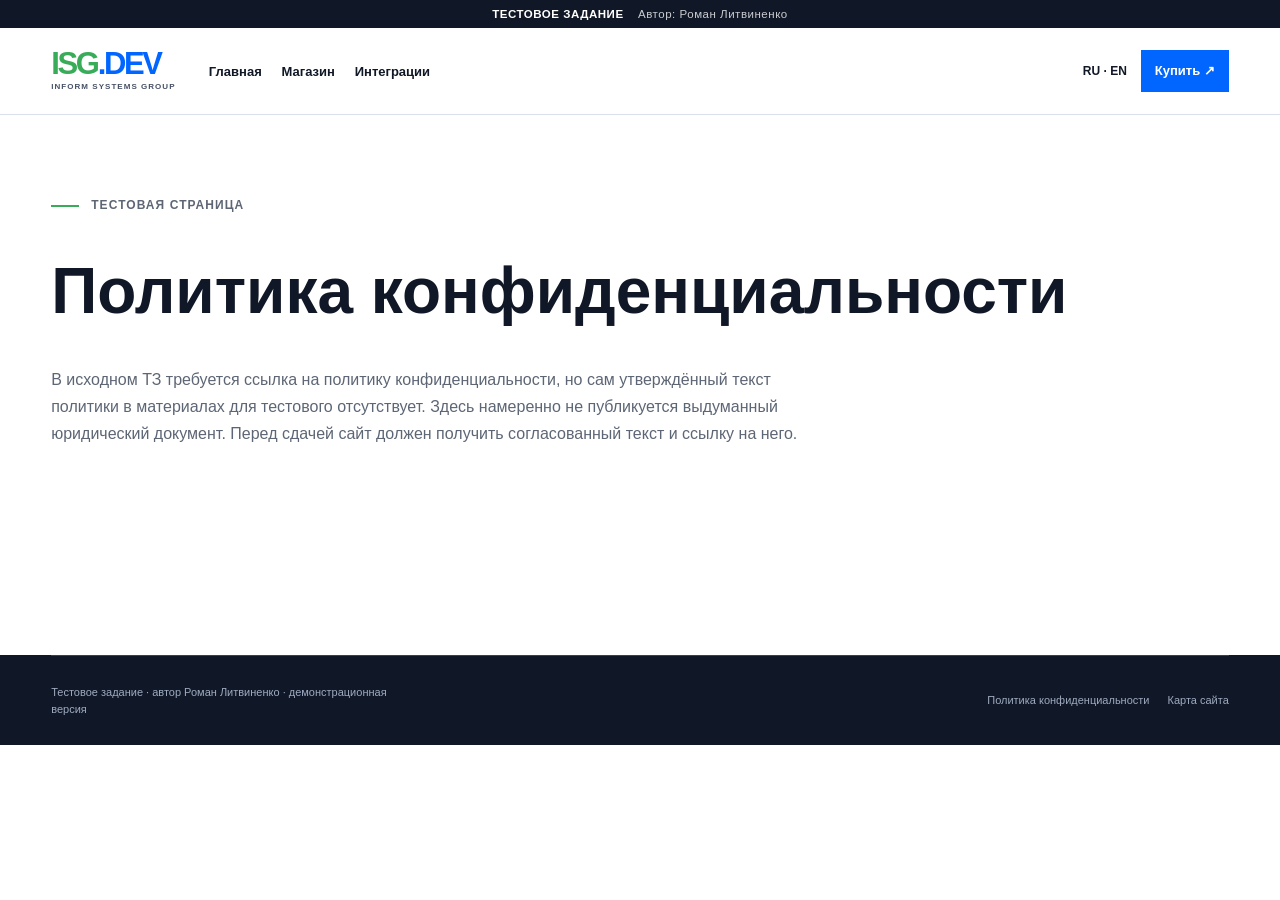
<file: design-preview/privacy.html>
<!doctype html><html lang="ru"><head><meta name="author" content="Роман Литвиненко"><meta charset="utf-8"><meta name="viewport" content="width=device-width, initial-scale=1"><title>Политика конфиденциальности — ISG</title><link rel="stylesheet" href="assets/theme.css"><style>.simple-page{padding:5rem 0;min-height:60vh}.simple-page h1{font-size:clamp(2.5rem,5vw,4.5rem);line-height:1}.simple-page p,.simple-page li{max-width:780px;line-height:1.7;color:#5d6675}.simple-page a{color:#0166ff}</style></head><body><div class="test-project-banner" role="note"><strong>ТЕСТОВОЕ ЗАДАНИЕ</strong><span>Автор: Роман Литвиненко</span></div><header class="site-header"><div class="container site-header__inner"><div class="site-branding"><a class="site-branding__name" href="index.html"><span class="site-branding__wordmark"><span class="site-branding__isg">ISG</span><span class="site-branding__dev">.DEV</span></span><span class="site-branding__descriptor">INFORM SYSTEMS GROUP</span></a></div><nav class="site-navigation"><ul class="site-navigation__list"><li><a href="index.html">Главная</a></li><li><a href="shop.html">Магазин</a></li><li><a href="integrations.html">Интеграции</a></li></ul></nav><div class="site-header__actions"><span class="language-link">RU · EN</span><a class="header-buy-link" href="shop.html">Купить ↗</a></div></div></header><main class="simple-page"><div class="container"><p class="eyebrow">Тестовая страница</p><h1>Политика конфиденциальности</h1><p>В исходном ТЗ требуется ссылка на политику конфиденциальности, но сам утверждённый текст политики в материалах для тестового отсутствует. Здесь намеренно не публикуется выдуманный юридический документ. Перед сдачей сайт должен получить согласованный текст и ссылку на него.</p></div></main><footer class="site-footer" id="contact"><div class="container site-footer__bottom"><p class="site-footer__test-note">Тестовое задание · автор Роман Литвиненко · демонстрационная версия</p><div class="site-footer__legal"><a href="privacy.html">Политика конфиденциальности</a><a href="sitemap.html">Карта сайта</a></div></div></footer><script src="assets/theme.js"></script></body></html>
</file>
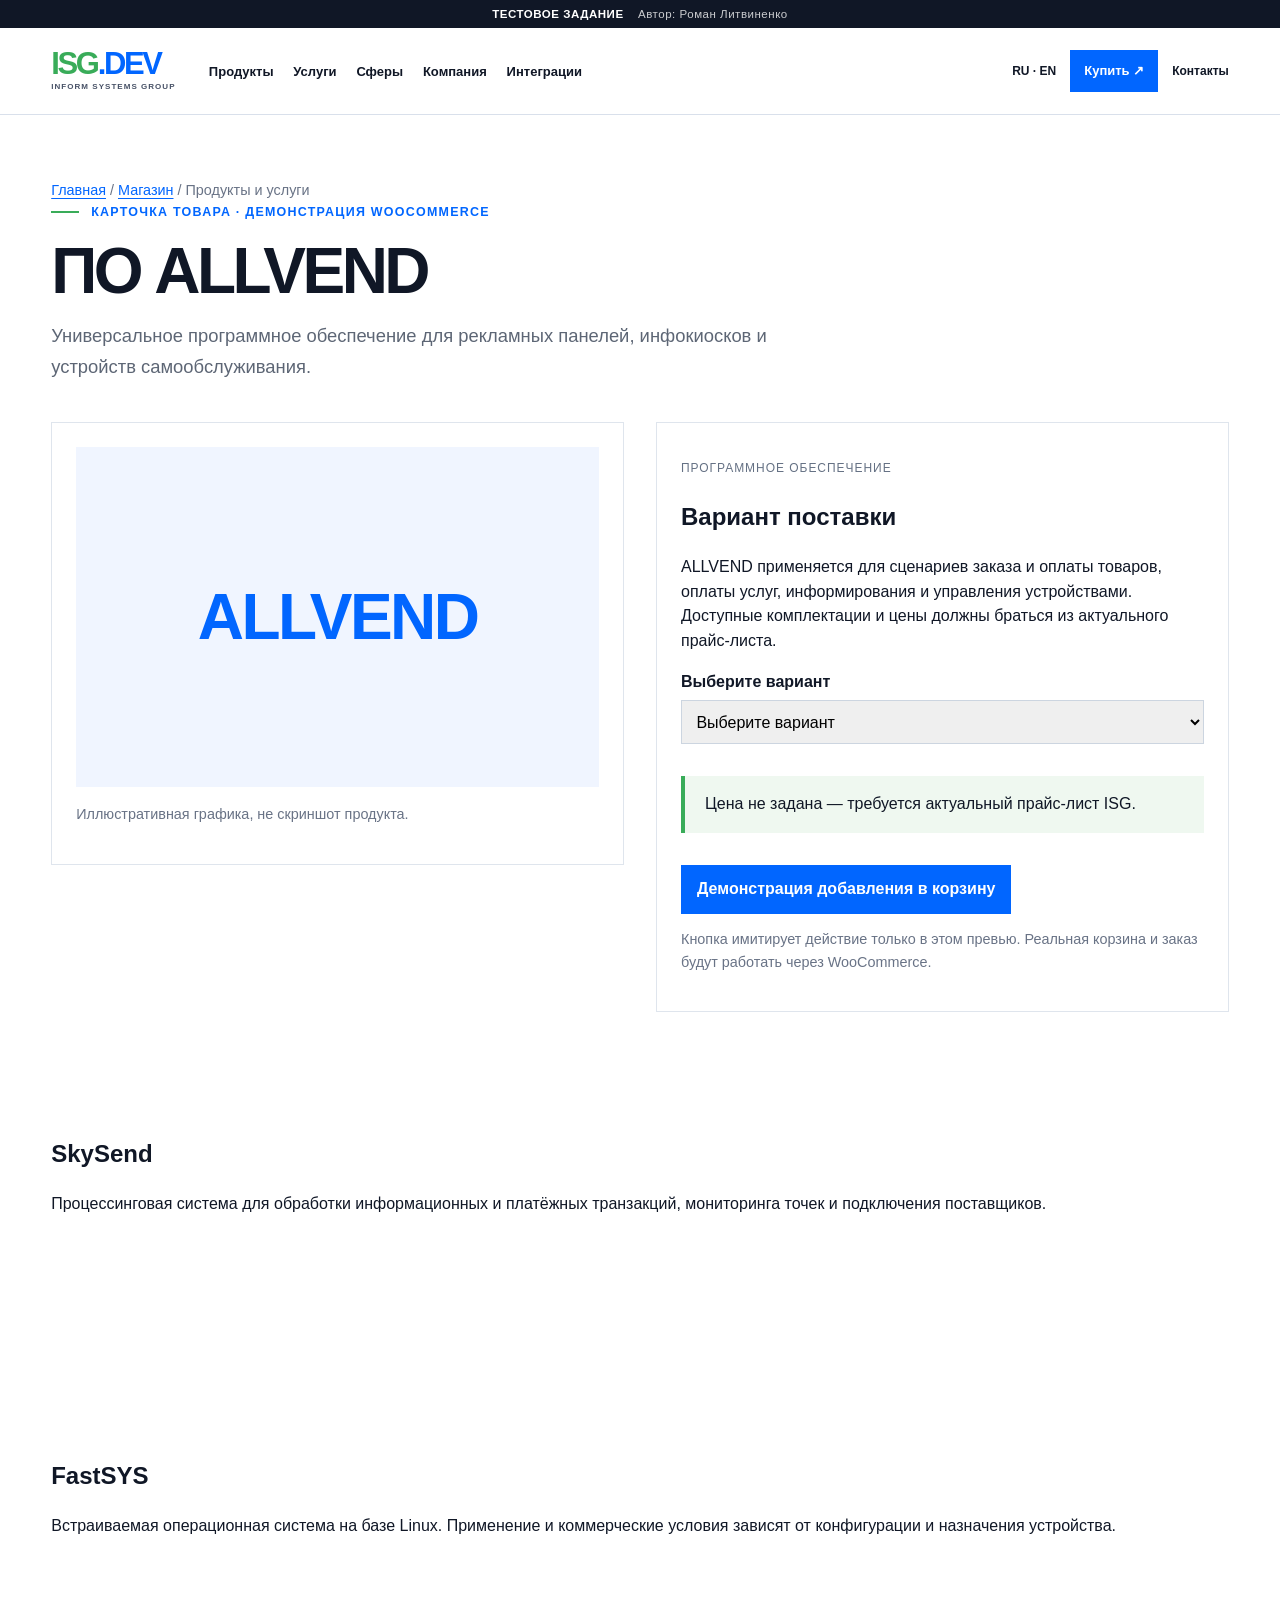
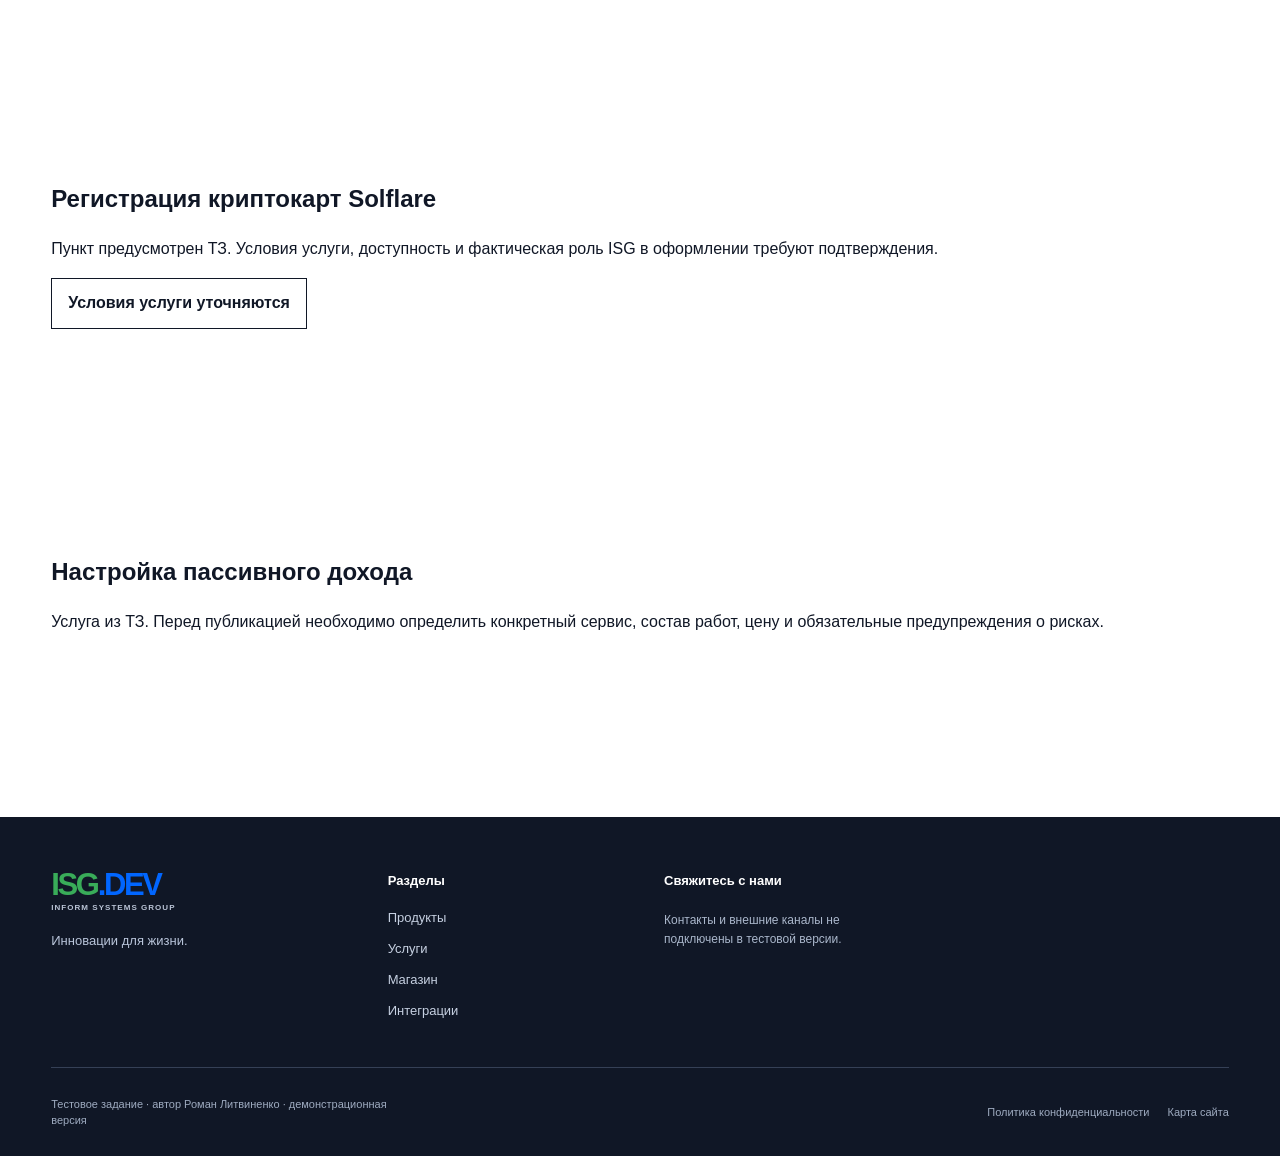
<file: design-preview/product.html>
<!doctype html><html lang="ru"><head><meta name="author" content="Роман Литвиненко"><meta charset="utf-8"><meta name="viewport" content="width=device-width, initial-scale=1"><meta name="description" content="Демонстрационный прототип сайта Inform Systems Group."><title>Карточка товара — ISG</title><link rel="stylesheet" href="assets/theme.css"><style>
.demo-page{padding:clamp(2rem,5vw,5rem) 0}.demo-heading{max-width:850px;margin-bottom:2.5rem}.demo-heading .eyebrow{color:#0166ff;text-transform:uppercase;letter-spacing:.1em;font-size:.78rem;font-weight:700}.demo-heading h1{font-size:clamp(2.4rem,5vw,5rem);line-height:.98;letter-spacing:-.055em;margin:.5rem 0 1rem}.demo-heading p{font-size:1.15rem;line-height:1.65;color:#5d6675;max-width:760px}.demo-grid{display:grid;grid-template-columns:repeat(4,minmax(0,1fr));gap:1rem}.demo-card{border:1px solid #dfe5ed;background:#fff;display:flex;flex-direction:column;min-height:100%;padding:1.1rem}.demo-card__art{background:#f0f5ff;min-height:160px;display:flex;align-items:center;justify-content:center;padding:1.25rem;margin-bottom:1rem;color:#0166ff;font-size:1.35rem;font-weight:800;letter-spacing:-.04em}.demo-card h2,.demo-card h3{font-size:1.25rem;line-height:1.15;margin:.2rem 0 .6rem}.demo-card p{color:#596273;line-height:1.55;font-size:.95rem}.demo-card__tag{font-size:.75rem;text-transform:uppercase;letter-spacing:.08em;color:#657184}.demo-card__actions{margin-top:auto;padding-top:1rem;display:flex;gap:.5rem;flex-wrap:wrap}.demo-button{display:inline-flex;align-items:center;justify-content:center;min-height:44px;padding:.75rem 1rem;background:#0166ff;color:#fff;text-decoration:none;border:0;font:inherit;font-weight:700;cursor:pointer}.demo-button--outline{background:#fff;color:#101726;border:1px solid #101726}.demo-note{border-left:4px solid #39ac59;background:#eff8f0;padding:1rem 1.25rem;margin:2rem 0;line-height:1.55}.demo-detail{display:grid;grid-template-columns:1fr 1fr;gap:2rem;align-items:start}.demo-panel{border:1px solid #dfe5ed;padding:1.5rem;background:#fff}.demo-panel label{display:block;font-weight:700;margin:.8rem 0 .35rem}.demo-panel input,.demo-panel select,.demo-panel textarea{width:100%;min-height:44px;border:1px solid #ccd5e0;padding:.65rem;font:inherit}.demo-status{padding:1rem;background:#eff8f0;border-left:4px solid #39ac59;margin-top:1rem}.demo-admin-grid{display:grid;grid-template-columns:repeat(2,minmax(0,1fr));gap:1rem}.demo-admin-card{border:1px solid #dfe5ed;padding:1.3rem;background:#fff}.demo-admin-card h2{margin-top:0}.demo-muted{color:#697386;font-size:.9rem}@media(max-width:900px){.demo-grid{grid-template-columns:repeat(2,minmax(0,1fr))}.demo-detail{grid-template-columns:1fr}}@media(max-width:560px){.demo-grid,.demo-admin-grid{grid-template-columns:1fr}.demo-card__art{min-height:130px}}
</style></head><body><div class="test-project-banner" role="note"><strong>ТЕСТОВОЕ ЗАДАНИЕ</strong><span>Автор: Роман Литвиненко</span></div><header class="site-header"><div class="container site-header__inner"><div class="site-branding"><a class="site-branding__name" href="index.html"><span class="site-branding__wordmark"><span class="site-branding__isg">ISG</span><span class="site-branding__dev">.DEV</span></span><span class="site-branding__descriptor">INFORM SYSTEMS GROUP</span></a></div><button class="site-header__menu-toggle" type="button" aria-controls="primary-navigation" aria-expanded="false"><span class="site-header__menu-toggle-label">Меню</span><span class="site-header__menu-toggle-icon" aria-hidden="true"><i></i><i></i></span></button><nav id="primary-navigation" class="site-navigation" aria-label="Основная навигация"><ul class="site-navigation__list"><li><a href="index.html#popular-purchases">Продукты</a></li><li><a href="index.html#service-categories">Услуги</a></li><li><a href="index.html#industries">Сферы</a></li><li><a href="index.html#company">Компания</a></li><li><a href="integrations.html">Интеграции</a></li></ul></nav><div class="site-header__actions"><span class="language-link" aria-label="Переключатель языка: макет на русском, перевод не подключён">RU · EN</span><a class="header-buy-link" href="shop.html">Купить ↗</a><a class="header-telegram" href="#contact">Контакты</a></div></div></header><main id="main-content" class="demo-page"><div class="container"><nav class="demo-muted" aria-label="Хлебные крошки"><a href="index.html">Главная</a> / <a href="shop.html">Магазин</a> / Продукты и услуги</nav><section class="demo-heading"><p class="eyebrow">Карточка товара · демонстрация WooCommerce</p><h1>ПО ALLVEND</h1><p>Универсальное программное обеспечение для рекламных панелей, инфокиосков и устройств самообслуживания.</p></section><div class="demo-detail"><div class="demo-panel"><div class="demo-card__art" style="min-height:340px;font-size:clamp(2rem,5vw,4rem)">ALLVEND</div><p class="demo-muted">Иллюстративная графика, не скриншот продукта.</p></div><div class="demo-panel"><p class="demo-card__tag">Программное обеспечение</p><h2>Вариант поставки</h2><p>ALLVEND применяется для сценариев заказа и оплаты товаров, оплаты услуг, информирования и управления устройствами. Доступные комплектации и цены должны браться из актуального прайс-листа.</p><label for="variant">Выберите вариант</label><select id="variant" data-variant-select data-price-target="#price-note"><option value="">Выберите вариант</option><option>Лицензия / условия уточняются</option><option>Комплекс с оборудованием / условия уточняются</option><option>Консультация по внедрению</option></select><p id="price-note" class="demo-note">Цена не задана — требуется актуальный прайс-лист ISG.</p><button class="demo-button" type="button" data-demo-action data-output="#cart-result">Демонстрация добавления в корзину</button><div id="cart-result" class="demo-status" hidden aria-live="polite"></div><p class="demo-muted">Кнопка имитирует действие только в этом превью. Реальная корзина и заказ будут работать через WooCommerce.</p></div></div><section class="section" id="skysend"><h2>SkySend</h2><p>Процессинговая система для обработки информационных и платёжных транзакций, мониторинга точек и подключения поставщиков.</p></section><section class="section" id="fastsys"><h2>FastSYS</h2><p>Встраиваемая операционная система на базе Linux. Применение и коммерческие условия зависят от конфигурации и назначения устройства.</p></section><section class="section" id="solflare"><h2>Регистрация криптокарт Solflare</h2><p>Пункт предусмотрен ТЗ. Условия услуги, доступность и фактическая роль ISG в оформлении требуют подтверждения.</p><a class="demo-button demo-button--outline" href="#solflare">Условия услуги уточняются</a></section><section class="section" id="web3"><h2>Настройка пассивного дохода</h2><p>Услуга из ТЗ. Перед публикацией необходимо определить конкретный сервис, состав работ, цену и обязательные предупреждения о рисках.</p></section></div></main><footer class="site-footer" id="contact"><div class="container site-footer__top"><div class="site-footer__brand"><a class="site-branding__name site-branding__name--footer" href="index.html"><span class="site-branding__wordmark"><span class="site-branding__isg">ISG</span><span class="site-branding__dev">.DEV</span></span><span class="site-branding__descriptor">INFORM SYSTEMS GROUP</span></a><p class="site-footer__motto">Инновации для жизни.</p></div><div class="site-footer__column"><h2>Разделы</h2><a href="index.html#popular-purchases">Продукты</a><a href="index.html#service-categories">Услуги</a><a href="shop.html">Магазин</a><a href="integrations.html">Интеграции</a></div><div class="site-footer__contact"><h2>Свяжитесь с нами</h2><p class="site-footer__test-contact">Контакты и внешние каналы не подключены в тестовой версии.</p></div></div><div class="container site-footer__bottom"><p class="site-footer__test-note">Тестовое задание · автор Роман Литвиненко · демонстрационная версия</p><div class="site-footer__legal"><a href="privacy.html">Политика конфиденциальности</a><a href="sitemap.html">Карта сайта</a></div></div></footer><script src="assets/theme.js"></script><script>
document.querySelectorAll('[data-demo-action]').forEach(function(button){button.addEventListener('click',function(){var target=document.querySelector(button.getAttribute('data-output')||'#demo-result');if(!target)return;var ref='DEMO-'+Math.random().toString(36).slice(2,8).toUpperCase();target.hidden=false;target.textContent='Заглушка выполнена локально. ID: '+ref+'. Внешний сервис не вызывался; оплата не проводилась и сообщения не отправлялись.';});});
document.querySelectorAll('[data-variant-select]').forEach(function(select){select.addEventListener('change',function(){var target=document.querySelector(select.dataset.priceTarget);if(target)target.textContent='Цена не задана — требуется актуальный прайс-лист ISG.';});});
</script></body></html>
</file>
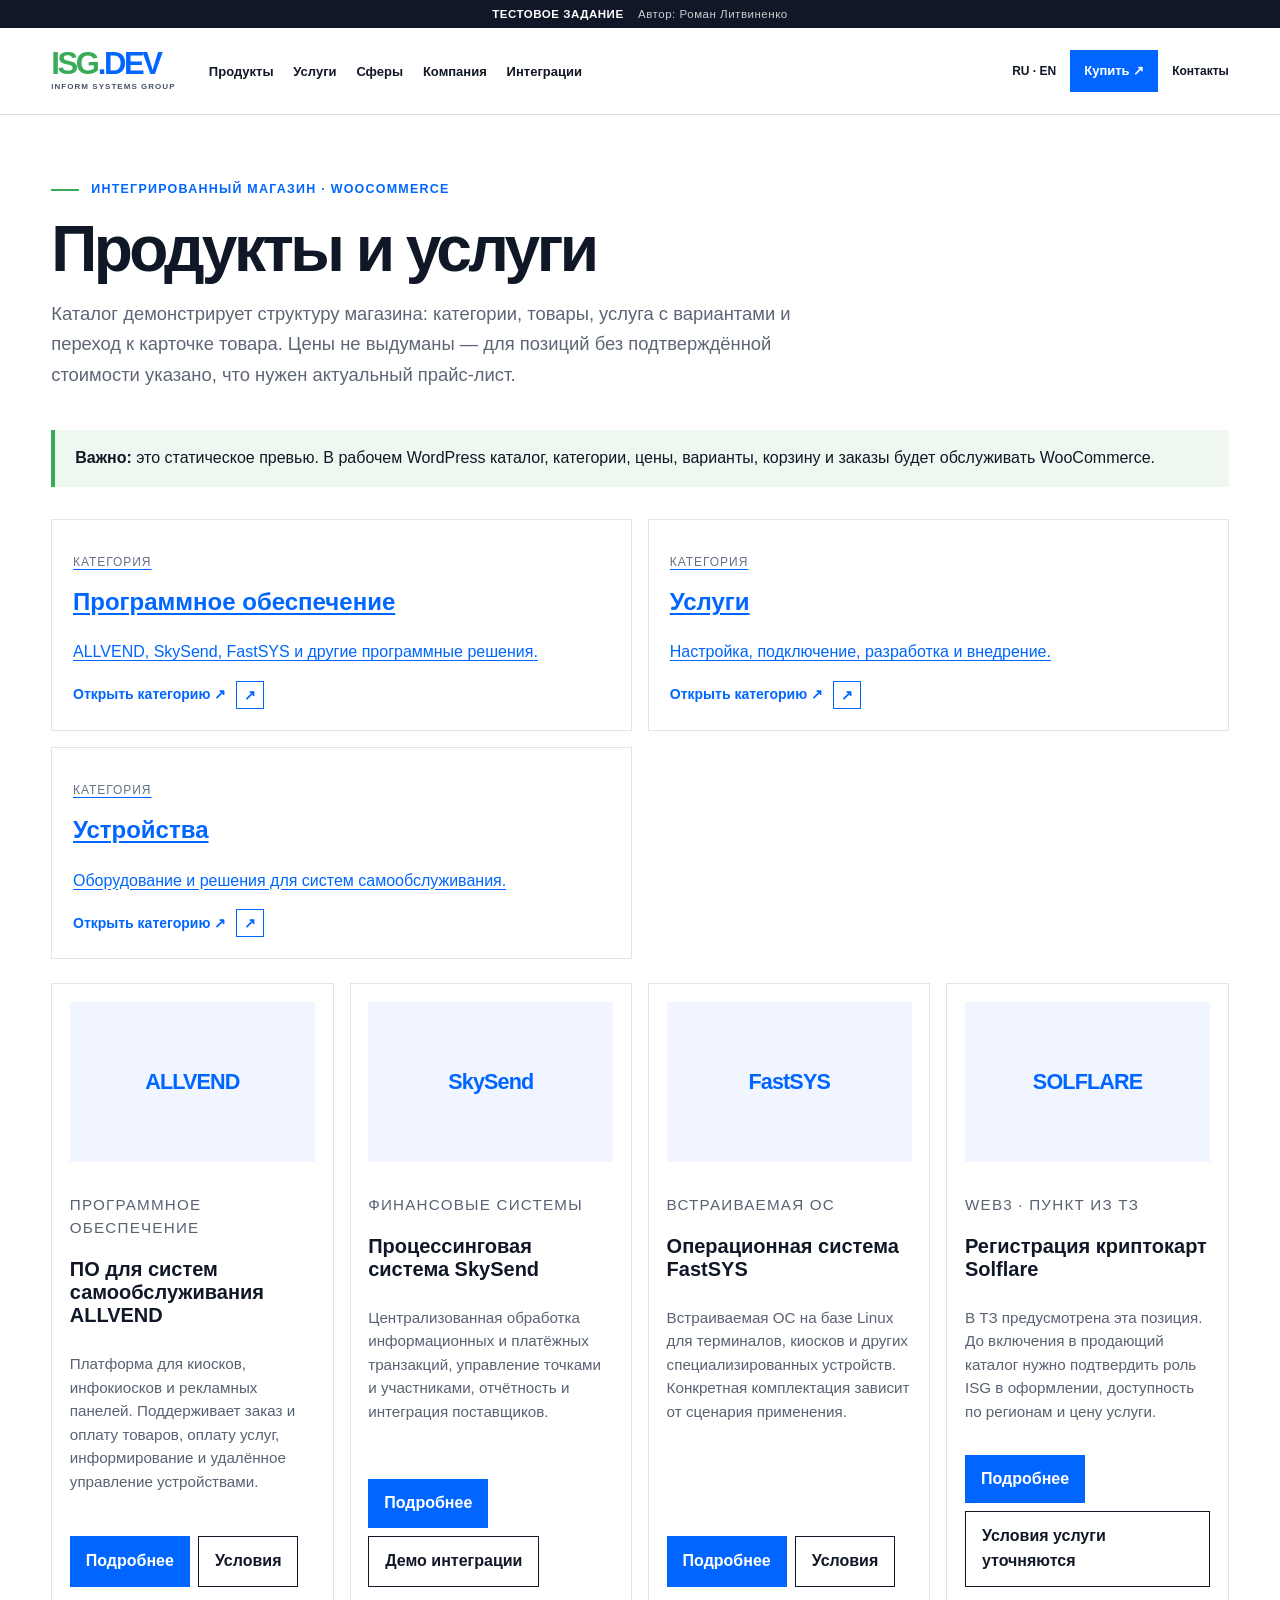
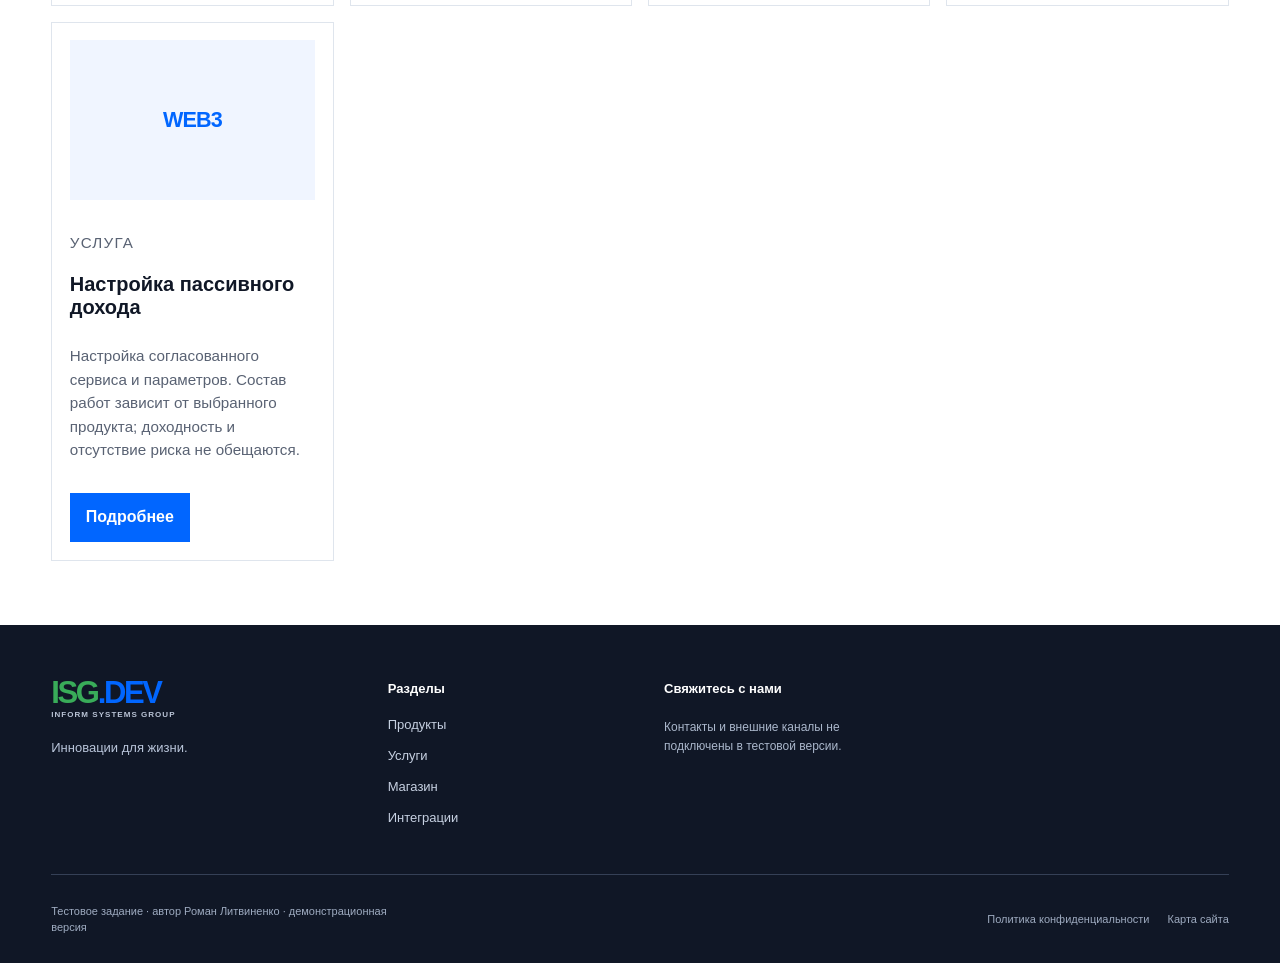
<file: design-preview/shop.html>
<!doctype html><html lang="ru"><head><meta name="author" content="Роман Литвиненко"><meta charset="utf-8"><meta name="viewport" content="width=device-width, initial-scale=1"><meta name="description" content="Демонстрационный прототип сайта Inform Systems Group."><title>Магазин ISG — демонстрация</title><link rel="stylesheet" href="assets/theme.css"><style>
.demo-page{padding:clamp(2rem,5vw,5rem) 0}.demo-heading{max-width:850px;margin-bottom:2.5rem}.demo-heading .eyebrow{color:#0166ff;text-transform:uppercase;letter-spacing:.1em;font-size:.78rem;font-weight:700}.demo-heading h1{font-size:clamp(2.4rem,5vw,5rem);line-height:.98;letter-spacing:-.055em;margin:.5rem 0 1rem}.demo-heading p{font-size:1.15rem;line-height:1.65;color:#5d6675;max-width:760px}.demo-grid{display:grid;grid-template-columns:repeat(4,minmax(0,1fr));gap:1rem}.demo-card{border:1px solid #dfe5ed;background:#fff;display:flex;flex-direction:column;min-height:100%;padding:1.1rem}.demo-card__art{background:#f0f5ff;min-height:160px;display:flex;align-items:center;justify-content:center;padding:1.25rem;margin-bottom:1rem;color:#0166ff;font-size:1.35rem;font-weight:800;letter-spacing:-.04em}.demo-card h2,.demo-card h3{font-size:1.25rem;line-height:1.15;margin:.2rem 0 .6rem}.demo-card p{color:#596273;line-height:1.55;font-size:.95rem}.demo-card__tag{font-size:.75rem;text-transform:uppercase;letter-spacing:.08em;color:#657184}.demo-card__actions{margin-top:auto;padding-top:1rem;display:flex;gap:.5rem;flex-wrap:wrap}.demo-button{display:inline-flex;align-items:center;justify-content:center;min-height:44px;padding:.75rem 1rem;background:#0166ff;color:#fff;text-decoration:none;border:0;font:inherit;font-weight:700;cursor:pointer}.demo-button--outline{background:#fff;color:#101726;border:1px solid #101726}.demo-note{border-left:4px solid #39ac59;background:#eff8f0;padding:1rem 1.25rem;margin:2rem 0;line-height:1.55}.demo-detail{display:grid;grid-template-columns:1fr 1fr;gap:2rem;align-items:start}.demo-panel{border:1px solid #dfe5ed;padding:1.5rem;background:#fff}.demo-panel label{display:block;font-weight:700;margin:.8rem 0 .35rem}.demo-panel input,.demo-panel select,.demo-panel textarea{width:100%;min-height:44px;border:1px solid #ccd5e0;padding:.65rem;font:inherit}.demo-status{padding:1rem;background:#eff8f0;border-left:4px solid #39ac59;margin-top:1rem}.demo-admin-grid{display:grid;grid-template-columns:repeat(2,minmax(0,1fr));gap:1rem}.demo-admin-card{border:1px solid #dfe5ed;padding:1.3rem;background:#fff}.demo-admin-card h2{margin-top:0}.demo-muted{color:#697386;font-size:.9rem}@media(max-width:900px){.demo-grid{grid-template-columns:repeat(2,minmax(0,1fr))}.demo-detail{grid-template-columns:1fr}}@media(max-width:560px){.demo-grid,.demo-admin-grid{grid-template-columns:1fr}.demo-card__art{min-height:130px}}
</style></head><body><div class="test-project-banner" role="note"><strong>ТЕСТОВОЕ ЗАДАНИЕ</strong><span>Автор: Роман Литвиненко</span></div><header class="site-header"><div class="container site-header__inner"><div class="site-branding"><a class="site-branding__name" href="index.html"><span class="site-branding__wordmark"><span class="site-branding__isg">ISG</span><span class="site-branding__dev">.DEV</span></span><span class="site-branding__descriptor">INFORM SYSTEMS GROUP</span></a></div><button class="site-header__menu-toggle" type="button" aria-controls="primary-navigation" aria-expanded="false"><span class="site-header__menu-toggle-label">Меню</span><span class="site-header__menu-toggle-icon" aria-hidden="true"><i></i><i></i></span></button><nav id="primary-navigation" class="site-navigation" aria-label="Основная навигация"><ul class="site-navigation__list"><li><a href="index.html#popular-purchases">Продукты</a></li><li><a href="index.html#service-categories">Услуги</a></li><li><a href="index.html#industries">Сферы</a></li><li><a href="index.html#company">Компания</a></li><li><a href="integrations.html">Интеграции</a></li></ul></nav><div class="site-header__actions"><span class="language-link" aria-label="Переключатель языка: макет на русском, перевод не подключён">RU · EN</span><a class="header-buy-link" href="shop.html">Купить ↗</a><a class="header-telegram" href="#contact">Контакты</a></div></div></header><main id="main-content" class="demo-page"><div class="container"><section class="demo-heading"><p class="eyebrow">Интегрированный магазин · WooCommerce</p><h1>Продукты и услуги</h1><p>Каталог демонстрирует структуру магазина: категории, товары, услуга с вариантами и переход к карточке товара. Цены не выдуманы — для позиций без подтверждённой стоимости указано, что нужен актуальный прайс-лист.</p></section><div class="demo-note"><strong>Важно:</strong> это статическое превью. В рабочем WordPress каталог, категории, цены, варианты, корзину и заказы будет обслуживать WooCommerce.</div><div class="demo-admin-grid" style="margin:1.5rem 0"><a class="demo-admin-card" href="category.html"><p class="demo-card__tag">Категория</p><h2>Программное обеспечение</h2><p>ALLVEND, SkySend, FastSYS и другие программные решения.</p><span class="text-link">Открыть категорию ↗</span></a><a class="demo-admin-card" href="category.html#services"><p class="demo-card__tag">Категория</p><h2>Услуги</h2><p>Настройка, подключение, разработка и внедрение.</p><span class="text-link">Открыть категорию ↗</span></a><a class="demo-admin-card" href="category.html#hardware"><p class="demo-card__tag">Категория</p><h2>Устройства</h2><p>Оборудование и решения для систем самообслуживания.</p><span class="text-link">Открыть категорию ↗</span></a></div><div class="demo-grid">
<article class="demo-card"><div class="demo-card__art">ALLVEND</div><p class="demo-card__tag">Программное обеспечение</p><h2>ПО для систем самообслуживания ALLVEND</h2><p>Платформа для киосков, инфокиосков и рекламных панелей. Поддерживает заказ и оплату товаров, оплату услуг, информирование и удалённое управление устройствами.</p><div class="demo-card__actions"><a class="demo-button" href="product.html">Подробнее</a><a class="demo-button demo-button--outline" href="product.html">Условия</a></div></article>
<article class="demo-card"><div class="demo-card__art">SkySend</div><p class="demo-card__tag">Финансовые системы</p><h2>Процессинговая система SkySend</h2><p>Централизованная обработка информационных и платёжных транзакций, управление точками и участниками, отчётность и интеграция поставщиков.</p><div class="demo-card__actions"><a class="demo-button" href="product.html#skysend">Подробнее</a><a class="demo-button demo-button--outline" href="integrations.html">Демо интеграции</a></div></article>
<article class="demo-card"><div class="demo-card__art">FastSYS</div><p class="demo-card__tag">Встраиваемая ОС</p><h2>Операционная система FastSYS</h2><p>Встраиваемая ОС на базе Linux для терминалов, киосков и других специализированных устройств. Конкретная комплектация зависит от сценария применения.</p><div class="demo-card__actions"><a class="demo-button" href="product.html#fastsys">Подробнее</a><a class="demo-button demo-button--outline" href="product.html#fastsys">Условия</a></div></article>
<article class="demo-card"><div class="demo-card__art">SOLFLARE</div><p class="demo-card__tag">Web3 · пункт из ТЗ</p><h2>Регистрация криптокарт Solflare</h2><p>В ТЗ предусмотрена эта позиция. До включения в продающий каталог нужно подтвердить роль ISG в оформлении, доступность по регионам и цену услуги.</p><div class="demo-card__actions"><a class="demo-button" href="product.html#solflare">Подробнее</a><a class="demo-button demo-button--outline" href="product.html#solflare">Условия услуги уточняются</a></div></article>
<article class="demo-card"><div class="demo-card__art">WEB3</div><p class="demo-card__tag">Услуга</p><h2>Настройка пассивного дохода</h2><p>Настройка согласованного сервиса и параметров. Состав работ зависит от выбранного продукта; доходность и отсутствие риска не обещаются.</p><div class="demo-card__actions"><a class="demo-button" href="product.html#web3">Подробнее</a></div></article>
</div></div></main><footer class="site-footer" id="contact"><div class="container site-footer__top"><div class="site-footer__brand"><a class="site-branding__name site-branding__name--footer" href="index.html"><span class="site-branding__wordmark"><span class="site-branding__isg">ISG</span><span class="site-branding__dev">.DEV</span></span><span class="site-branding__descriptor">INFORM SYSTEMS GROUP</span></a><p class="site-footer__motto">Инновации для жизни.</p></div><div class="site-footer__column"><h2>Разделы</h2><a href="index.html#popular-purchases">Продукты</a><a href="index.html#service-categories">Услуги</a><a href="shop.html">Магазин</a><a href="integrations.html">Интеграции</a></div><div class="site-footer__contact"><h2>Свяжитесь с нами</h2><p class="site-footer__test-contact">Контакты и внешние каналы не подключены в тестовой версии.</p></div></div><div class="container site-footer__bottom"><p class="site-footer__test-note">Тестовое задание · автор Роман Литвиненко · демонстрационная версия</p><div class="site-footer__legal"><a href="privacy.html">Политика конфиденциальности</a><a href="sitemap.html">Карта сайта</a></div></div></footer><script src="assets/theme.js"></script><script>
document.querySelectorAll('[data-demo-action]').forEach(function(button){button.addEventListener('click',function(){var target=document.querySelector(button.getAttribute('data-output')||'#demo-result');if(!target)return;var ref='DEMO-'+Math.random().toString(36).slice(2,8).toUpperCase();target.hidden=false;target.textContent='Заглушка выполнена локально. ID: '+ref+'. Внешний сервис не вызывался; оплата не проводилась и сообщения не отправлялись.';});});
document.querySelectorAll('[data-variant-select]').forEach(function(select){select.addEventListener('change',function(){var target=document.querySelector(select.dataset.priceTarget);if(target)target.textContent='Цена не задана — требуется актуальный прайс-лист ISG.';});});
</script></body></html>
</file>
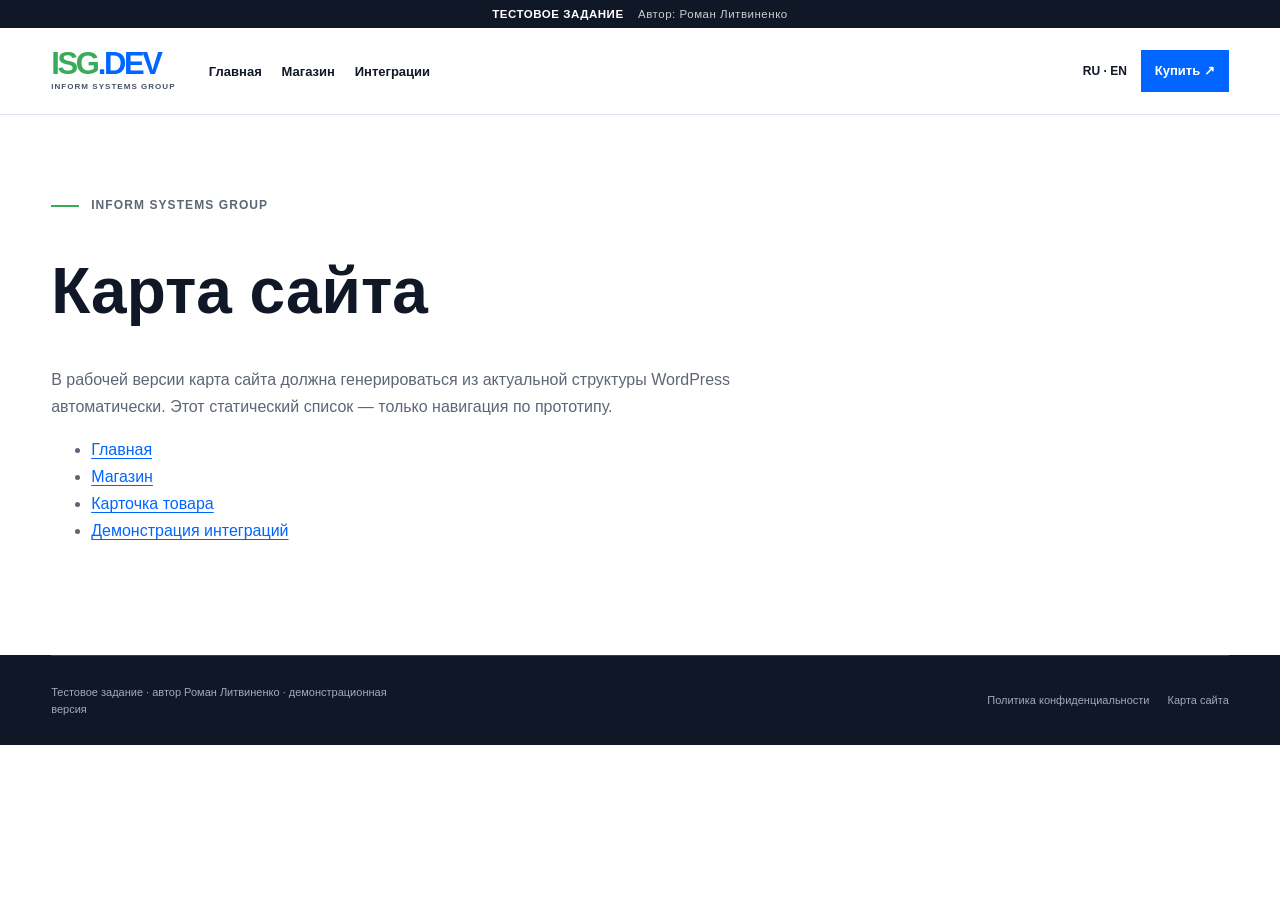
<file: design-preview/sitemap.html>
<!doctype html><html lang="ru"><head><meta name="author" content="Роман Литвиненко"><meta charset="utf-8"><meta name="viewport" content="width=device-width, initial-scale=1"><title>Карта сайта — ISG</title><link rel="stylesheet" href="assets/theme.css"><style>.simple-page{padding:5rem 0;min-height:60vh}.simple-page h1{font-size:clamp(2.5rem,5vw,4.5rem);line-height:1}.simple-page p,.simple-page li{max-width:780px;line-height:1.7;color:#5d6675}.simple-page a{color:#0166ff}</style></head><body><div class="test-project-banner" role="note"><strong>ТЕСТОВОЕ ЗАДАНИЕ</strong><span>Автор: Роман Литвиненко</span></div><header class="site-header"><div class="container site-header__inner"><div class="site-branding"><a class="site-branding__name" href="index.html"><span class="site-branding__wordmark"><span class="site-branding__isg">ISG</span><span class="site-branding__dev">.DEV</span></span><span class="site-branding__descriptor">INFORM SYSTEMS GROUP</span></a></div><nav class="site-navigation"><ul class="site-navigation__list"><li><a href="index.html">Главная</a></li><li><a href="shop.html">Магазин</a></li><li><a href="integrations.html">Интеграции</a></li></ul></nav><div class="site-header__actions"><span class="language-link">RU · EN</span><a class="header-buy-link" href="shop.html">Купить ↗</a></div></div></header><main class="simple-page"><div class="container"><p class="eyebrow">Inform Systems Group</p><h1>Карта сайта</h1><p>В рабочей версии карта сайта должна генерироваться из актуальной структуры WordPress автоматически. Этот статический список — только навигация по прототипу.</p><ul><li><a href="index.html">Главная</a></li><li><a href="shop.html">Магазин</a></li><li><a href="product.html">Карточка товара</a></li><li><a href="integrations.html">Демонстрация интеграций</a></li></ul></div></main><footer class="site-footer" id="contact"><div class="container site-footer__bottom"><p class="site-footer__test-note">Тестовое задание · автор Роман Литвиненко · демонстрационная версия</p><div class="site-footer__legal"><a href="privacy.html">Политика конфиденциальности</a><a href="sitemap.html">Карта сайта</a></div></div></footer><script src="assets/theme.js"></script></body></html>
</file>
<file: design-preview/assets/theme.css>
/*
 * ISG Theme — homepage concept aligned to the supplied corporate brandbook.
 * Brand palette: #0166ff, #39ac59, #ffffff, #101726.
 * Flat surfaces, high-contrast typography, restrained branded diagonal motifs.
 * Corporate font requested by the brief: SF Pro Display (font file not supplied).
 */
:root {
  --isg-blue: #0166ff;
  --isg-green: #39ac59;
  --isg-ink: #101726;
  --isg-white: #fff;
  --isg-muted: #667085;
  --isg-border: #d9e0eb;
  --isg-soft-blue: #f1f6ff;
  --isg-soft-green: #f0f8f2;
  --isg-soft: #f6f8fb;
  --isg-container: 1280px;
  --isg-gutter: clamp(20px, 4vw, 56px);
  --isg-space: clamp(68px, 8vw, 116px);
  --isg-ease: 180ms ease;
}
*, *::before, *::after { box-sizing: border-box; }
html { scroll-behavior: smooth; scroll-padding-top: 94px; }
body { margin: 0; color: var(--isg-ink); background: var(--isg-white); font-family: "SF Pro Display", -apple-system, BlinkMacSystemFont, "Segoe UI", Arial, sans-serif; font-size: 16px; line-height: 1.55; -webkit-font-smoothing: antialiased; text-rendering: optimizeLegibility; }
img, svg { display: block; max-width: 100%; }
button, input, select, textarea { font: inherit; }
a { color: var(--isg-blue); text-underline-offset: .2em; }
a:hover { text-decoration-thickness: 2px; }
button { cursor: pointer; }
:focus-visible { outline: 3px solid var(--isg-green); outline-offset: 4px; }
::selection { color: var(--isg-white); background: var(--isg-blue); }
.container { width: min(100% - 2 * var(--isg-gutter), var(--isg-container)); margin-inline: auto; }
.screen-reader-text { position: absolute !important; width: 1px; height: 1px; padding: 0; margin: -1px; overflow: hidden; clip: rect(0,0,0,0); white-space: nowrap; border: 0; }
.skip-link:focus { z-index: 1000; top: 8px; left: 8px; width: auto; height: auto; padding: 12px 16px; margin: 0; clip: auto; color: #fff; background: var(--isg-ink); }
img { height: auto; }

/* Shared type and actions */
.eyebrow { display: flex; align-items: center; gap: 12px; margin: 0 0 18px; color: var(--isg-blue); font-size: 12px; font-weight: 750; letter-spacing: .09em; line-height: 1.4; text-transform: uppercase; }
.eyebrow::before { width: 28px; height: 2px; flex: 0 0 28px; content: ""; background: var(--isg-green); }
.eyebrow--light { color: #d9e4f8; }
.section-title { max-width: 17ch; margin: 0; font-size: clamp(34px, 4.5vw, 66px); font-weight: 730; letter-spacing: -.055em; line-height: .99; }
.section-title .accent-blue { color: var(--isg-blue); }
.section-title .accent-green { color: var(--isg-green); }
.section-title--light { color: #fff; }
.section-lead { max-width: 58ch; margin: 22px 0 0; color: var(--isg-muted); font-size: clamp(16px, 1.4vw, 19px); }
.section-heading { margin-bottom: 42px; }
.section-heading--split { display: grid; grid-template-columns: minmax(0, 1fr) minmax(260px, .7fr); align-items: end; gap: 48px; }
.section-heading__aside { max-width: 43ch; margin: 0; color: var(--isg-muted); }
.section { padding-block: var(--isg-space); }
.button { display: inline-flex; min-height: 48px; align-items: center; justify-content: center; gap: 14px; padding: 12px 20px; border: 1px solid transparent; border-radius: 0; font-size: 14px; font-weight: 720; line-height: 1.2; text-decoration: none; transition: color var(--isg-ease), background-color var(--isg-ease), border-color var(--isg-ease); }
.button:hover { text-decoration: none; }
.button--primary { color: #fff; background: var(--isg-blue); border-color: var(--isg-blue); }
.button--primary:hover { color: #fff; background: #0053d2; border-color: #0053d2; }
.button--dark { color: #fff; background: var(--isg-ink); border-color: var(--isg-ink); }
.button--dark:hover { color: #fff; background: #293248; border-color: #293248; }
.button--outline { color: var(--isg-ink); background: transparent; border-color: #b8c3d4; }
.button--outline:hover { color: var(--isg-blue); border-color: var(--isg-blue); }
.button--white { color: var(--isg-ink); background: #fff; border-color: #fff; }
.button--white:hover { color: var(--isg-blue); background: #f2f6fd; border-color: #f2f6fd; }
.text-link { display: inline-flex; align-items: center; gap: 10px; color: var(--isg-blue); font-size: 14px; font-weight: 720; text-decoration: none; }
.text-link::after { display: grid; width: 28px; height: 28px; place-items: center; border: 1px solid currentColor; content: "↗"; line-height: 1; transition: color var(--isg-ease), background-color var(--isg-ease); }
.text-link:hover::after { color: #fff; background: var(--isg-blue); }
.text-link--light { color: #fff; }
.text-link--light:hover::after { color: var(--isg-ink); background: var(--isg-green); }

/* Header */
.site-header { position: relative; z-index: 30; background: #fff; border-bottom: 1px solid var(--isg-border); }
.site-header__inner { display: flex; min-height: 86px; align-items: center; gap: clamp(18px, 2.6vw, 40px); }
.site-branding { flex: 0 0 auto; }
.site-branding__name { display: inline-flex; flex-direction: column; gap: 3px; color: var(--isg-ink); text-decoration: none; }
.site-branding__name:hover { color: var(--isg-ink); text-decoration: none; }
.site-branding__wordmark { font-family: "Changeling Neo", "SF Pro Display", sans-serif; font-size: 31px; font-weight: 800; letter-spacing: -.075em; line-height: .92; }
.site-branding__isg { color: var(--isg-green); }
.site-branding__dev { color: var(--isg-blue); }
.site-branding__descriptor { color: #475166; font-size: 8px; font-weight: 760; letter-spacing: .13em; line-height: 1.3; }
.custom-logo-link { display: inline-block; }
.custom-logo { width: auto; max-height: 56px; }
.site-navigation { flex: 1 1 auto; }
.site-navigation__list, .utility-navigation__list, .footer-navigation__list { display: flex; flex-wrap: wrap; align-items: center; gap: clamp(12px, 1.55vw, 25px); margin: 0; padding: 0; list-style: none; }
.site-navigation__list > li { position: relative; }
.site-navigation a, .utility-navigation a { color: var(--isg-ink); font-size: 13px; font-weight: 650; text-decoration: none; transition: color var(--isg-ease); }
.site-navigation a:hover, .utility-navigation a:hover { color: var(--isg-blue); }
.site-navigation .sub-menu { position: absolute; top: calc(100% + 21px); left: -20px; display: none; min-width: 215px; margin: 0; padding: 12px 18px; border: 1px solid var(--isg-border); background: rgba(255,255,255,.98); list-style: none; }
.site-navigation li:hover > .sub-menu, .site-navigation li:focus-within > .sub-menu { display: grid; gap: 6px; }
.site-navigation .sub-menu a { display: block; padding: 7px 0; }
.site-header__actions { display: flex; align-items: center; gap: 14px; flex: 0 0 auto; }
.language-link { display: inline-flex; align-items: center; gap: 5px; color: var(--isg-ink); font-size: 12px; font-weight: 780; text-decoration: none; }
.header-buy-link { display: inline-flex; min-height: 42px; align-items: center; gap: 10px; padding: 10px 14px; color: #fff; background: var(--isg-blue); font-size: 13px; font-weight: 740; text-decoration: none; }
.header-buy-link:hover { color: #fff; background: #0053d2; }
.header-telegram { color: var(--isg-ink); font-size: 12px; font-weight: 680; text-decoration: none; }
.header-telegram:hover { color: var(--isg-blue); }
.header-search-toggle { display: inline-grid; width: 36px; height: 36px; place-items: center; padding: 0; border: 1px solid transparent; color: var(--isg-ink); background: transparent; }
.header-search-toggle:hover { border-color: var(--isg-border); color: var(--isg-blue); }
.header-search-toggle svg { width: 20px; height: 20px; fill: none; stroke: currentColor; stroke-width: 1.6; }
.header-search-panel { padding-block: 16px; border-top: 1px solid var(--isg-border); background: var(--isg-soft); }
.header-search-panel[hidden] { display: none; }
.header-search-panel .search-form { display: flex; max-width: 720px; gap: 8px; margin-inline: auto; }
.search-form label { flex: 1; }
.search-form input[type="search"] { width: 100%; min-height: 48px; padding: 10px 14px; border: 1px solid var(--isg-border); border-radius: 0; background: #fff; }
.search-form button { padding: 10px 18px; border: 1px solid var(--isg-blue); color: #fff; background: var(--isg-blue); font-weight: 700; }
.site-header__menu-toggle { display: none; align-items: center; gap: 9px; padding: 9px 10px; border: 1px solid var(--isg-border); color: var(--isg-ink); background: #fff; font-size: 13px; font-weight: 700; }
.site-header__menu-toggle-icon { display: grid; gap: 4px; width: 18px; }
.site-header__menu-toggle-icon i { display: block; height: 2px; background: currentColor; }

/* Hero: four visual scenes as replaceable video/poster placeholders */
.hero-section { position: relative; overflow: hidden; padding: clamp(54px, 6.5vw, 88px) 0 30px; background: #fff; }
.hero-section::before { position: absolute; top: 0; right: 0; width: 26%; height: 100%; border-left: 1px solid rgba(1,102,255,.12); content: ""; pointer-events: none; }
.hero-section__grid { position: relative; display: grid; grid-template-columns: minmax(0, .9fr) minmax(430px, 1.1fr); align-items: center; gap: clamp(34px, 5vw, 70px); }
.hero-copy { position: relative; z-index: 1; padding-bottom: 12px; }
.hero-copy .eyebrow { margin-bottom: 22px; }
.hero-title { max-width: 13ch; margin: 0; font-size: clamp(42px, 5.35vw, 76px); font-weight: 750; letter-spacing: -.06em; line-height: .96; }
.hero-title span { display: block; color: var(--isg-blue); }
.hero-copy__lead { max-width: 49ch; margin: 23px 0 26px; color: #4f5a6d; font-size: clamp(16px, 1.3vw, 19px); line-height: 1.55; }
.hero-copy__slides { min-height: 280px; }
.hero-copy__slide { display: none; }
.hero-copy__slide.is-active { display: block; animation: isg-appear .25s ease both; }
@keyframes isg-appear { from { opacity: .25; transform: translateY(6px); } to { opacity: 1; transform: translateY(0); } }
.hero-proof { display: flex; align-items: center; gap: 13px; margin-top: 30px; padding-top: 20px; border-top: 1px solid var(--isg-border); }
.hero-proof__mark { display: grid; width: 36px; height: 36px; place-items: center; color: #fff; background: var(--isg-green); font-size: 10px; font-weight: 850; letter-spacing: -.06em; }
.hero-proof p { margin: 0; color: #667085; font-size: 13px; }
.hero-proof strong { color: var(--isg-ink); }
.hero-visual { position: relative; min-width: 0; color: #fff; background: var(--isg-ink); }
.hero-visual__topbar, .hero-visual__footer { display: flex; align-items: center; justify-content: space-between; gap: 18px; padding: 14px 18px; border-bottom: 1px solid #29364d; color: #c8d4e8; font-size: 10px; font-weight: 750; letter-spacing: .11em; }
.hero-visual__footer { border-top: 1px solid #29364d; border-bottom: 0; }
.hero-visual__canvas { position: relative; display: grid; min-height: 370px; place-items: center; overflow: hidden; padding: 28px; }
.hero-visual__canvas::before { position: absolute; inset: 0; border: 1px solid #233047; opacity: .65; content: ""; }
.hero-scene { position: relative; display: none; width: 100%; min-height: 310px; align-items: center; justify-content: center; }
.hero-scene.is-active { display: flex; animation: isg-appear .25s ease both; }
.scene-label { position: absolute; top: 6px; left: 8px; color: #9fb2cf; font-size: 10px; font-weight: 750; letter-spacing: .12em; }
.scene-city { position: relative; display: flex; width: min(90%, 470px); height: 260px; align-items: end; justify-content: center; gap: 10px; border-bottom: 2px solid var(--isg-green); }
.scene-city__building { position: relative; width: 15%; border: 1px solid #5b7194; background: #17243a; }
.scene-city__building::after { position: absolute; inset: 12px 7px; border-top: 3px solid var(--isg-blue); border-bottom: 3px solid var(--isg-blue); content: ""; opacity: .85; }
.scene-city__building:nth-child(1) { height: 48%; }.scene-city__building:nth-child(2) { height: 78%; }.scene-city__building:nth-child(3) { height: 61%; }.scene-city__building:nth-child(4) { height: 94%; }.scene-city__building:nth-child(5) { height: 56%; }.scene-city__building:nth-child(6) { height: 70%; }
.scene-city__network { position: absolute; top: 30px; left: 15%; width: 70%; height: 100px; border-top: 2px solid var(--isg-green); border-right: 2px solid var(--isg-blue); transform: skewY(-19deg); }
.scene-kiosk { position: relative; display: flex; width: 220px; height: 276px; flex-direction: column; align-items: center; padding: 16px 15px 18px; border: 3px solid #8ea4c5; border-bottom-width: 8px; background: #17243a; }
.scene-kiosk__screen { display: grid; width: 100%; height: 62%; place-items: center; border: 2px solid var(--isg-blue); background: #f4f7fb; }
.scene-kiosk__screen::before { width: 58%; height: 70%; border: 2px solid var(--isg-blue); background: #eff8f0; content: ""; }
.scene-kiosk__slot { width: 40%; height: 7px; margin-top: 12px; background: var(--isg-green); }
.scene-kiosk__base { position: absolute; right: -20px; bottom: -8px; left: -20px; height: 14px; background: #53647d; }
.scene-note { position: absolute; right: 12px; bottom: 7px; left: 12px; display: flex; align-items: center; justify-content: space-between; gap: 12px; color: #aab9d0; font-size: 10px; }
.scene-note strong { color: #fff; font-size: 11px; }
.system-status { display: inline-flex; align-items: center; gap: 7px; }
.system-status i { width: 7px; height: 7px; background: var(--isg-green); border-radius: 50%; }
.hero-switcher-wrap { display: flex; align-items: center; justify-content: space-between; gap: 20px; margin-top: 30px; }
.hero-switcher { display: grid; width: min(100%, 860px); grid-template-columns: repeat(4, minmax(0,1fr)); border-top: 1px solid var(--isg-border); border-bottom: 1px solid var(--isg-border); }
.hero-switcher__item { display: flex; min-height: 65px; align-items: center; gap: 13px; padding: 14px 16px; border: 0; border-right: 1px solid var(--isg-border); color: var(--isg-ink); text-align: left; background: #fff; }
.hero-switcher__item:last-child { border-right: 0; }
.hero-switcher__item > span { color: #8994a6; font-size: 11px; }
.hero-switcher__item > strong { font-size: 13px; }
.hero-switcher__item.is-active { border-bottom: 3px solid var(--isg-blue); background: var(--isg-soft-blue); }
.hero-switcher__item.is-active > span { color: var(--isg-blue); }
.hero-switcher__note { display: flex; align-items: center; gap: 9px; margin: 0; color: var(--isg-muted); font-size: 12px; white-space: nowrap; }
.live-dot { width: 7px; height: 7px; background: var(--isg-green); border-radius: 50%; }

/* News */
.news-section { padding-block: 54px 68px; }
.section-heading--compact { margin-bottom: 28px; }
.section-heading--compact .section-title { max-width: none; font-size: clamp(30px, 3.5vw, 44px); }
.news-grid { display: grid; grid-template-columns: repeat(4, minmax(0,1fr)); gap: 16px; }
.news-card { display: flex; min-width: 0; flex-direction: column; border: 1px solid var(--isg-border); background: #fff; }
.news-card__media { position: relative; display: grid; min-height: 150px; place-items: center; overflow: hidden; padding: 20px; background: var(--isg-soft-blue); }
.news-card__media img { position: absolute; inset: 0; width: 100%; height: 100%; object-fit: cover; }
.news-card__media::before { position: absolute; inset: 12px; border: 1px solid rgba(1,102,255,.15); content: ""; }
.news-card__media--green { background: var(--isg-soft-green); }
.news-card__media--green::before { border-color: rgba(57,172,89,.3); }
.news-card__media--dark { background: var(--isg-ink); }
.news-card__media--dark::before { border-color: #26334a; }
.news-card__media--pattern { background: #fff; }
.news-card__media-mark { position: relative; max-width: 11ch; color: var(--isg-blue); font-size: clamp(20px, 2vw, 28px); font-weight: 800; letter-spacing: -.045em; line-height: 1; }
.news-card__media--green .news-card__media-mark { color: var(--isg-green); }
.news-card__media--dark .news-card__media-mark { color: #fff; }
.news-card__body { display: flex; flex: 1; flex-direction: column; align-items: flex-start; padding: 18px 18px 20px; }
.news-card__meta { margin: 0 0 10px; color: var(--isg-muted); font-size: 11px; }
.news-card h3 { margin: 0 0 10px; font-size: 19px; font-weight: 720; letter-spacing: -.025em; line-height: 1.15; }
.news-card h3 a { color: var(--isg-ink); text-decoration: none; }
.news-card h3 a:hover { color: var(--isg-blue); }
.news-card__body > p:not(.news-card__meta) { margin: 0 0 18px; color: var(--isg-muted); font-size: 13px; }
.news-card .text-link { margin-top: auto; font-size: 12px; }
.news-card .text-link::after { width: 23px; height: 23px; }
.section-footer-link { display: flex; justify-content: flex-end; margin-top: 24px; }

/* Company metrics */
.stats-section { padding-block: 31px; color: #fff; background: var(--isg-blue); }
.stats-grid { display: grid; grid-template-columns: repeat(5, minmax(0,1fr)); }
.stat-item { display: flex; min-height: 86px; flex-direction: column; justify-content: center; padding: 8px 20px; border-right: 1px solid rgba(255,255,255,.35); }
.stat-item:first-child { padding-left: 0; }.stat-item:last-child { border-right: 0; }
.stat-item strong { font-size: clamp(30px, 3.2vw, 43px); font-weight: 760; letter-spacing: -.06em; line-height: 1; }
.stat-item span { margin-top: 9px; color: #e7f0ff; font-size: 12px; line-height: 1.25; }

/* Popular purchases */
.purchases-section { padding-block: var(--isg-space); background: var(--isg-soft); }
.product-grid { display: grid; grid-template-columns: repeat(4, minmax(0,1fr)); gap: 16px; }
.product-card { display: flex; min-width: 0; flex-direction: column; border: 1px solid var(--isg-border); background: #fff; }
.product-card__art { position: relative; display: grid; min-height: 208px; place-items: center; overflow: hidden; padding: 24px; background: var(--isg-soft-blue); }
.product-card__art::before { position: absolute; inset: 12px; border: 1px solid rgba(1,102,255,.15); content: ""; }
.product-card:nth-child(2) .product-card__art { background: var(--isg-soft-green); }
.product-card:nth-child(2) .product-card__art::before { border-color: rgba(57,172,89,.3); }
.product-card:nth-child(3) .product-card__art { color: #fff; background: var(--isg-ink); }
.product-card:nth-child(3) .product-card__art::before { border-color: #29364d; }
.product-card__art-title { position: relative; color: var(--isg-ink); font-size: clamp(23px, 2.5vw, 34px); font-weight: 800; letter-spacing: -.06em; line-height: 1; text-align: center; }
.product-card:nth-child(3) .product-card__art-title { color: #fff; }
.product-card__art-subtitle { position: relative; display: block; margin-top: 9px; color: var(--isg-blue); font-size: 10px; font-weight: 760; letter-spacing: .12em; text-align: center; text-transform: uppercase; }
.product-card:nth-child(3) .product-card__art-subtitle { color: var(--isg-green); }
.product-card__body { display: flex; flex: 1; flex-direction: column; align-items: flex-start; padding: 21px; }
.product-card__category { margin: 0 0 10px; color: var(--isg-blue); font-size: 11px; font-weight: 780; letter-spacing: .07em; text-transform: uppercase; }
.product-card h3 { margin: 0 0 10px; font-size: 21px; line-height: 1.12; letter-spacing: -.03em; }
.product-card__body > p:not(.product-card__category) { margin: 0 0 20px; color: var(--isg-muted); font-size: 14px; }
.product-card .text-link { margin-top: auto; }
.section-heading--shop { align-items: end; }

/* Feature banner blocks */
.feature-section { overflow: hidden; padding-block: clamp(62px, 8vw, 108px); }
.feature-section--solflare { color: #fff; background: var(--isg-ink); }
.feature-section--allvend { background: #fff; }
.feature-section--skysend { color: #fff; background: var(--isg-blue); }
.feature-section--fastsys { background: var(--isg-soft-green); }
.feature-grid { display: grid; grid-template-columns: minmax(0, 1fr) minmax(300px, .9fr); align-items: center; gap: clamp(42px, 7vw, 94px); }
.feature-grid--reverse .feature-copy { order: 2; }
.feature-grid--reverse .feature-art { order: 1; }
.feature-copy { position: relative; z-index: 1; }
.feature-copy .eyebrow { margin-bottom: 20px; }
.feature-copy h2 { max-width: 13ch; margin: 0; font-size: clamp(36px, 4.7vw, 62px); font-weight: 760; letter-spacing: -.055em; line-height: .99; }
.feature-copy h2 span { color: var(--isg-blue); }
.feature-section--solflare .feature-copy h2 span, .feature-section--skysend .feature-copy h2 span { color: var(--isg-green); }
.feature-copy p { max-width: 54ch; margin: 20px 0 25px; color: var(--isg-muted); font-size: 17px; }
.feature-section--solflare .feature-copy p, .feature-section--skysend .feature-copy p { color: #d1d9e7; }
.feature-list { display: grid; grid-template-columns: repeat(2, minmax(0,1fr)); gap: 10px 22px; margin: 22px 0 30px; padding: 0; list-style: none; }
.feature-list li { display: flex; align-items: flex-start; gap: 9px; color: var(--isg-ink); font-size: 14px; }
.feature-list li::before { flex: 0 0 8px; width: 8px; height: 8px; margin-top: 7px; background: var(--isg-green); content: ""; }
.feature-section--solflare .feature-list li, .feature-section--skysend .feature-list li { color: #fff; }
.feature-actions { display: flex; flex-wrap: wrap; gap: 12px; }
.feature-art { position: relative; display: grid; min-height: 355px; place-items: center; overflow: hidden; padding: 26px; background: var(--isg-soft-blue); }
.feature-art::before { position: absolute; inset: 12px; border: 1px solid rgba(1,102,255,.18); content: ""; }
.feature-art--dark { background: #172338; }
.feature-art--dark::before { border-color: #2b3b55; }
.feature-art--green { background: #e7f5ea; }
.feature-art--green::before { border-color: rgba(57,172,89,.3); }
.kiosk-visual { position: relative; display: flex; width: 220px; height: 286px; flex-direction: column; align-items: center; padding: 16px; border: 3px solid #8b9db8; border-bottom-width: 8px; background: #17243a; }
.kiosk-visual__screen { display: grid; width: 100%; height: 70%; place-items: center; border: 2px solid var(--isg-blue); background: #f3f6fa; }
.kiosk-visual__screen-mark { display: grid; width: 56%; aspect-ratio: 1; place-items: center; border: 3px solid var(--isg-blue); color: var(--isg-blue); font-size: 38px; font-weight: 850; }
.kiosk-visual__slot { width: 44%; height: 7px; margin-top: 14px; background: var(--isg-green); }
.kiosk-visual__base { position: absolute; right: -20px; bottom: -8px; left: -20px; height: 15px; background: #60718a; }
.network-visual { position: relative; display: grid; width: 100%; max-width: 410px; min-height: 280px; place-items: center; }
.network-visual__hub { display: grid; width: 110px; aspect-ratio: 1; place-items: center; border: 2px solid var(--isg-green); color: #fff; background: var(--isg-ink); font-size: 20px; font-weight: 800; }
.network-visual__node { position: absolute; display: grid; min-width: 100px; min-height: 54px; place-items: center; padding: 10px; border: 1px solid #a7b8d4; color: var(--isg-ink); background: #fff; font-size: 12px; font-weight: 800; }
.network-visual__node::before { position: absolute; z-index: -1; width: 70px; height: 1px; background: var(--isg-green); content: ""; }
.network-visual__node--top { top: 0; left: calc(50% - 50px); }.network-visual__node--right { top: 41%; right: 0; }.network-visual__node--bottom { bottom: 0; left: calc(50% - 50px); }.network-visual__node--left { top: 41%; left: 0; }
.network-visual__node--top::before { top: 100%; left: 50%; height: 48px; width: 1px; }.network-visual__node--bottom::before { bottom: 100%; left: 50%; height: 48px; width: 1px; }.network-visual__node--left::before { left: 100%; top: 50%; }.network-visual__node--right::before { right: 100%; top: 50%; }
.fastsys-chip { position: relative; display: grid; width: min(72%, 300px); aspect-ratio: 1.2; place-items: center; border: 2px solid var(--isg-blue); color: #fff; background: var(--isg-ink); }
.fastsys-chip::before { position: absolute; inset: 20px; border: 1px solid var(--isg-green); content: ""; }
.fastsys-chip__name { position: relative; font-size: clamp(34px, 5vw, 54px); font-weight: 800; letter-spacing: -.06em; }
.fastsys-chip__pins { position: absolute; inset: -16px 18px; border-top: 2px dashed var(--isg-blue); border-bottom: 2px dashed var(--isg-blue); }

/* Careers, Why us and partners */
.careers-section { padding-block: var(--isg-space); background: var(--isg-soft); }
.careers-intro { display: flex; align-items: end; justify-content: space-between; gap: 32px; margin-bottom: 34px; }
.careers-grid { display: grid; grid-template-columns: repeat(4, minmax(0,1fr)); gap: 14px; }
.career-card { display: flex; min-height: 190px; flex-direction: column; align-items: flex-start; padding: 22px; border: 1px solid var(--isg-border); background: #fff; }
.career-card__tag { margin: 0 0 22px; color: var(--isg-blue); font-size: 10px; font-weight: 800; letter-spacing: .1em; text-transform: uppercase; }
.career-card h3 { margin: 0 0 10px; font-size: 20px; letter-spacing: -.025em; line-height: 1.12; }
.career-card p { margin: 0 0 20px; color: var(--isg-muted); font-size: 13px; }
.career-card .text-link { margin-top: auto; font-size: 12px; }
.career-note { margin: 14px 0 0; color: var(--isg-muted); font-size: 11px; }
.why-section { position: relative; overflow: hidden; padding-block: var(--isg-space); color: #fff; background: var(--isg-ink); }
.why-section::after { position: absolute; right: -80px; bottom: -160px; width: 410px; height: 410px; border: 1px solid #2e3c54; transform: rotate(45deg); content: ""; pointer-events: none; }
.why-grid { position: relative; z-index: 1; display: grid; grid-template-columns: minmax(0, .8fr) minmax(0, 1.2fr); gap: clamp(42px, 8vw, 110px); }
.why-heading > p:not(.eyebrow) { max-width: 40ch; margin: 22px 0 0; color: #c5d0e3; }
.why-list { border-top: 1px solid #3b475b; }
.why-item { display: grid; grid-template-columns: 34px 1fr 24px; gap: 18px; align-items: start; padding: 22px 0; border-bottom: 1px solid #3b475b; }
.why-item__number { padding-top: 4px; color: var(--isg-green); font-size: 12px; font-weight: 800; }
.why-item h3 { margin: 0 0 5px; font-size: 20px; font-weight: 700; }
.why-item p { max-width: 55ch; margin: 0; color: #b6c0d2; font-size: 14px; }
.why-item__plus { color: var(--isg-green); font-size: 24px; line-height: 1; }
.partners-section { padding-block: 65px; }
.partners-heading { display: flex; align-items: end; justify-content: space-between; gap: 30px; margin-bottom: 28px; }
.partners-row { display: grid; grid-template-columns: repeat(5, minmax(0,1fr)); border-top: 1px solid var(--isg-border); border-bottom: 1px solid var(--isg-border); }
.partner-placeholder { display: grid; min-height: 100px; place-items: center; padding: 18px; border-right: 1px solid var(--isg-border); color: #7a8598; font-size: 12px; font-weight: 760; text-align: center; }
.partner-placeholder:last-child { border-right: 0; }
.partner-placeholder span { display: block; color: var(--isg-blue); font-size: 18px; font-weight: 850; letter-spacing: -.04em; }
.partners-note { margin: 11px 0 0; color: var(--isg-muted); font-size: 11px; }

/* Footer */
.site-footer { color: #fff; background: #101726; }
.site-footer__top { display: grid; grid-template-columns: 1.25fr 1fr 1fr 1.2fr; gap: 36px; padding-block: 54px 46px; }
.site-branding__name--footer .site-branding__descriptor { color: #bac4d6; }
.site-footer__motto { margin: 18px 0 0; color: #b9c5da; font-size: 13px; }
.site-footer__column, .site-footer__contact { display: flex; flex-direction: column; align-items: flex-start; gap: 11px; }
.site-footer h2 { margin: 0 0 5px; color: #fff; font-size: 13px; font-weight: 780; }
.site-footer a { color: #c6d0e1; font-size: 13px; text-decoration: none; }
.site-footer a:hover { color: #fff; text-decoration: underline; }
.site-footer__email { color: #fff !important; font-size: 20px !important; font-weight: 750; }
.site-footer__contact p { margin: 3px 0 0; color: #aab7cb; font-size: 12px; }
.site-footer__social { display: flex; flex-wrap: wrap; gap: 12px; margin-top: 3px; }
.site-footer__social a { padding-bottom: 2px; border-bottom: 1px solid #4a5870; font-size: 11px; }
.site-footer__bottom { display: flex; align-items: center; justify-content: space-between; gap: 20px; padding-block: 18px; border-top: 1px solid #354056; }
.site-footer__bottom p { margin: 0; color: #9eabc0; font-size: 11px; }
.site-footer__legal { display: flex; gap: 18px; }
.site-footer__legal a { color: #9eabc0; font-size: 11px; }
.site-footer__signature { color: #fff !important; font-size: 11px !important; font-weight: 800; letter-spacing: .1em; }
.site-footer__signature span { color: var(--isg-green); }

/* Default content templates */
.page-header { margin-block-end: 40px; }
.page-title, .entry-title { max-width: 18ch; margin: 0; font-size: clamp(34px, 5vw, 66px); font-weight: 740; letter-spacing: -.05em; line-height: 1; }
.entry-meta { display: flex; flex-wrap: wrap; gap: 14px; margin-block: 12px 24px; color: var(--isg-muted); font-size: 13px; }
.prose { max-width: 820px; }
.prose > * + * { margin-block-start: 1.2em; }
.prose img { margin-block: 24px; }
.prose ul, .prose ol { padding-inline-start: 1.5rem; }
.content-area { padding-block: 64px 96px; }
.post-grid { display: grid; grid-template-columns: repeat(3, minmax(0,1fr)); gap: 20px; }
.post-card { border: 1px solid var(--isg-border); padding: 20px; }
.post-card h2 { margin: 12px 0; font-size: 22px; line-height: 1.15; }
.post-card h2 a { color: var(--isg-ink); text-decoration: none; }
.post-card p { color: var(--isg-muted); }
.entry-content { padding-block: 24px 56px; }
.pagination { padding-block: 24px; }

@media (max-width: 1120px) {
  .site-header__inner { gap: 18px; }
  .site-navigation__list { gap: 12px; }
  .site-navigation a { font-size: 12px; }
  .site-header__actions { gap: 8px; }
  .hero-section__grid { grid-template-columns: minmax(0,.9fr) minmax(360px,1.1fr); gap: 32px; }
  .hero-switcher-wrap { align-items: flex-start; flex-direction: column; }
  .news-grid, .product-grid, .careers-grid { grid-template-columns: repeat(2, minmax(0,1fr)); }
  .news-card__media { min-height: 175px; }
}
@media (max-width: 900px) {
  .site-header__inner { min-height: 76px; flex-wrap: wrap; padding-block: 10px; }
  .site-header__menu-toggle { display: inline-flex; margin-left: auto; }
  .site-navigation { display: none; order: 5; width: 100%; flex: 0 0 100%; padding-block: 10px 4px; }
  .site-navigation.is-open { display: block; }
  .site-navigation__list { align-items: stretch; flex-direction: column; gap: 0; }
  .site-navigation__list > li { border-top: 1px solid var(--isg-border); }
  .site-navigation a { display: block; padding: 12px 2px; font-size: 14px; }
  .site-navigation .sub-menu { position: static; display: block; padding: 0 0 10px 14px; border: 0; }
  .site-navigation .sub-menu a { padding: 7px 0; }
  .site-header__actions { margin-left: 0; }
  .hero-section__grid { grid-template-columns: 1fr; }
  .hero-copy__slides { min-height: 240px; }
  .hero-title { max-width: 15ch; }
  .hero-visual { max-width: 700px; }
  .hero-switcher { width: 100%; }
  .hero-switcher__item { padding-inline: 10px; }
  .hero-switcher__note { white-space: normal; }
  .section-heading--split { grid-template-columns: 1fr; gap: 20px; }
  .feature-grid, .why-grid { grid-template-columns: 1fr; }
  .feature-grid--reverse .feature-copy, .feature-grid--reverse .feature-art { order: initial; }
  .feature-art { min-height: 320px; }
  .stats-grid { grid-template-columns: repeat(3, minmax(0,1fr)); }
  .stat-item:nth-child(3) { border-right: 0; }
  .stat-item:nth-child(n+4) { border-top: 1px solid rgba(255,255,255,.35); }
  .partners-row { grid-template-columns: repeat(3, minmax(0,1fr)); }
  .partner-placeholder:nth-child(3) { border-right: 0; }
  .partner-placeholder:nth-child(n+4) { border-top: 1px solid var(--isg-border); }
  .site-footer__top { grid-template-columns: repeat(2, minmax(0,1fr)); }
}
@media (max-width: 600px) {
  :root { --isg-gutter: 18px; --isg-space: 62px; }
  .site-header__inner { gap: 10px; }
  .site-branding__wordmark { font-size: 27px; }
  .site-branding__descriptor { font-size: 7px; }
  .site-header__actions { gap: 5px; }
  .header-buy-link { min-height: 38px; padding: 9px 10px; font-size: 12px; }
  .language-link { font-size: 11px; }
  .header-search-toggle { width: 30px; }
  .hero-section { padding-top: 48px; }
  .hero-title { font-size: clamp(40px, 11vw, 58px); }
  .hero-copy__slides { min-height: 300px; }
  .hero-visual__canvas { min-height: 300px; padding: 15px; }
  .hero-scene { min-height: 255px; }
  .scene-city { height: 220px; }
  .scene-kiosk { transform: scale(.85); }
  .hero-switcher { grid-template-columns: repeat(2, minmax(0,1fr)); }
  .hero-switcher__item:nth-child(2) { border-right: 0; }
  .hero-switcher__item:nth-child(n+3) { border-top: 1px solid var(--isg-border); }
  .news-grid, .product-grid, .careers-grid { grid-template-columns: 1fr; }
  .news-card__media { min-height: 150px; }
  .stats-grid { grid-template-columns: repeat(2, minmax(0,1fr)); }
  .stat-item { padding: 15px 12px; border-top: 1px solid rgba(255,255,255,.35); }
  .stat-item:first-child { padding-left: 12px; border-top: 0; }
  .stat-item:nth-child(2) { border-top: 0; border-right: 0; }
  .stat-item:nth-child(3) { border-right: 1px solid rgba(255,255,255,.35); }
  .stat-item:nth-child(4) { border-right: 0; }
  .stat-item:nth-child(5) { grid-column: 1 / -1; border-right: 0; }
  .section-heading--split { gap: 16px; }
  .careers-intro, .partners-heading { align-items: flex-start; flex-direction: column; }
  .feature-list { grid-template-columns: 1fr; }
  .feature-art { min-height: 265px; padding: 15px; }
    .network-visual { min-height: 245px; }
  .network-visual__node { min-width: 82px; min-height: 45px; padding: 6px; font-size: 10px; }
  .partners-row { grid-template-columns: repeat(2, minmax(0,1fr)); }
  .partner-placeholder { min-height: 80px; }
  .partner-placeholder:nth-child(2n) { border-right: 0; }
  .partner-placeholder:nth-child(3) { border-right: 1px solid var(--isg-border); }
  .partner-placeholder:nth-child(n+3) { border-top: 1px solid var(--isg-border); }
  .site-footer__top { grid-template-columns: 1fr; gap: 28px; padding-block: 42px 32px; }
  .site-footer__bottom { align-items: flex-start; flex-direction: column; }
  .post-grid { grid-template-columns: 1fr; }
}
@media (prefers-reduced-motion: reduce) {
  *, *::before, *::after { scroll-behavior: auto !important; animation-duration: .01ms !important; animation-iteration-count: 1 !important; transition-duration: .01ms !important; }
}

/* Menus and explicit prototype labels */
.site-navigation__list > li:hover > .mega-menu,
.site-navigation__list > li:focus-within > .mega-menu { display: grid; }
.mega-menu { position: absolute; z-index: 50; top: calc(100% + 20px); left: -18px; display: none; width: min(620px, 90vw); grid-template-columns: repeat(2, minmax(0,1fr)); gap: 0; padding: 10px; border: 1px solid var(--isg-border); background: rgba(255,255,255,.98); }
.mega-menu a { display: flex !important; flex-direction: column; gap: 5px; padding: 16px !important; border: 1px solid transparent; }
.mega-menu a:hover { border-color: var(--isg-border); background: var(--isg-soft); }
.mega-menu strong { color: var(--isg-ink); font-size: 15px; }
.mega-menu span { color: var(--isg-muted); font-size: 12px; font-weight: 450; line-height: 1.45; }
.prototype-note { position: relative; z-index: 1; margin-top: 12px; margin-bottom: 0; color: #7c8799; font-size: 10px; text-align: right; }
.feature-button-outline { color: #fff; border-color: #7b899f; }
.feature-button-outline:hover { color: var(--isg-ink); background: #fff; border-color: #fff; }
.industries-section { padding-block: var(--isg-space); background: #fff; }
.industries-grid { display: grid; grid-template-columns: repeat(4, minmax(0,1fr)); gap: 14px; }
.industry-card { position: relative; display: flex; min-height: 175px; flex-direction: column; justify-content: space-between; overflow: hidden; padding: 20px; border: 1px solid var(--isg-border); background: var(--isg-soft-blue); text-decoration: none; }
.industry-card:nth-child(2) { background: var(--isg-soft-green); }
.industry-card:nth-child(3) { color: #fff; background: var(--isg-ink); border-color: var(--isg-ink); }
.industry-card:nth-child(4) { background: #fff; }
.industry-card__number { color: var(--isg-blue); font-size: 11px; font-weight: 850; }
.industry-card:nth-child(3) .industry-card__number { color: var(--isg-green); }
.industry-card__visual { position: absolute; top: 28px; right: 18px; width: 72px; height: 72px; border: 1px solid rgba(1,102,255,.45); transform: rotate(45deg); }
.industry-card__visual::before, .industry-card__visual::after { position: absolute; inset: 14px; border: 1px solid var(--isg-green); content: ""; }
.industry-card__visual::after { inset: 26px; border-color: var(--isg-blue); }
.industry-card strong { position: relative; max-width: 15ch; font-size: 19px; line-height: 1.1; }
.industry-card > span:last-child { display: flex; justify-content: space-between; align-items: center; margin-top: 18px; color: var(--isg-blue); font-size: 12px; font-weight: 700; }
.industry-card:nth-child(3) > span:last-child { color: var(--isg-green); }
@media (max-width: 900px) {
  .mega-menu { position: static; display: grid; width: 100%; grid-template-columns: 1fr; padding: 0 0 10px 10px; border: 0; }
  .industries-grid { grid-template-columns: repeat(2,minmax(0,1fr)); }
}
@media (max-width: 600px) {
  .industry-card { min-height: 150px; padding: 15px; }
  .industry-card strong { font-size: 17px; }
  .industry-card__visual { top: 24px; right: 12px; width: 50px; height: 50px; }
  .industry-card__visual::before { inset: 10px; }.industry-card__visual::after { inset: 18px; }
}
.anchor-target { display: block; height: 1px; scroll-margin-top: 100px; }

.product-card__price { margin: -8px 0 16px !important; color: var(--isg-ink) !important; font-weight: 760; }
.product-card__price del { color: var(--isg-muted); font-weight: 450; }
.product-card__price ins { text-decoration: none; }
.site-footer__social { display: flex; flex-wrap: wrap; gap: 8px; margin-top: 5px; }
.site-footer__social .social-link { display: inline-flex; align-items: center; gap: 6px; padding: 4px 0; border: 0; color: #aebbd0; font-size: 10px; }
.site-footer__social .social-link span { display: grid; width: 24px; height: 24px; place-items: center; border: 1px solid #56637a; color: #fff; font-size: 12px; font-weight: 800; }
.site-footer__social .social-link:hover span { border-color: var(--isg-green); color: var(--isg-green); }
.site-footer__social .social-link b { font-weight: 600; }


/* Service directory — concise copy groups from the brief. */
.service-directory-section { padding-block: var(--isg-space); background: var(--isg-soft); }
.service-directory-grid { display: grid; grid-template-columns: repeat(3, minmax(0, 1fr)); gap: 14px; }
.service-directory-card { display: flex; min-width: 0; flex-direction: column; padding: clamp(20px, 2.2vw, 30px); border: 1px solid var(--isg-border); background: #fff; }
.service-directory-card:nth-child(2), .service-directory-card:nth-child(5) { background: var(--isg-soft-blue); }
.service-directory-card:nth-child(3) { color: #fff; border-color: var(--isg-ink); background: var(--isg-ink); }
.service-directory-card:nth-child(3) p:not(.service-directory-card__index), .service-directory-card:nth-child(3) li { color: #c6d0e1; }
.service-directory-card__index { margin: 0 0 20px; color: var(--isg-blue); font-size: 11px; font-weight: 800; letter-spacing: .1em; }
.service-directory-card:nth-child(3) .service-directory-card__index { color: var(--isg-green); }
.service-directory-card h3 { margin: 0 0 12px; font-size: clamp(19px, 2vw, 25px); letter-spacing: -.035em; line-height: 1.12; }
.service-directory-card p:not(.service-directory-card__index) { margin: 0 0 16px; color: var(--isg-muted); font-size: 13px; }
.service-directory-card ul { display: grid; gap: 8px; margin: auto 0 0; padding-left: 18px; font-size: 12px; line-height: 1.45; }
.service-directory-card li::marker { color: var(--isg-green); }
.service-directory-card__note { padding-top: 12px; border-top: 1px solid var(--isg-border); font-size: 11px !important; }
.partners-row--cases { grid-template-columns: repeat(4, minmax(0, 1fr)); }
.partners-row--cases .partner-placeholder { display: flex; flex-direction: column; align-items: flex-start; justify-content: flex-start; gap: 10px; text-align: left; }
.partners-row--cases .partner-placeholder strong { color: var(--isg-ink); font-size: 15px; line-height: 1.2; }
.partners-row--cases .partner-placeholder small { color: var(--isg-muted); font-size: 11px; font-weight: 500; line-height: 1.4; }
@media (max-width: 900px) { .service-directory-grid { grid-template-columns: repeat(2, minmax(0,1fr)); } .partners-row--cases { grid-template-columns: repeat(2, minmax(0,1fr)); } }
@media (max-width: 560px) { .service-directory-grid, .partners-row--cases { grid-template-columns: 1fr; } .partners-row--cases .partner-placeholder { border-right: 0; border-bottom: 1px solid var(--isg-border); } }


/* Descriptive service catalogue: item title plus practical scope. */
.service-directory-card ul.service-items { list-style: none; display: grid; gap: 0; margin: auto 0 0; padding: 0; font-size: 12px; line-height: 1.48; }
.service-directory-card ul.service-items li { display: grid; gap: 4px; padding: 10px 0; border-top: 1px solid rgba(16, 23, 38, .12); list-style: none; }
.service-directory-card ul.service-items li::before { content: none; }
.service-directory-card ul.service-items strong { color: var(--isg-ink); font-size: 12px; line-height: 1.35; }
.service-directory-card ul.service-items span { color: var(--isg-muted); font-size: 11px; line-height: 1.5; }
.service-directory-card:nth-child(3) ul.service-items li { border-top-color: rgba(255,255,255,.16); }
.service-directory-card:nth-child(3) ul.service-items strong { color: #fff; }
.service-directory-card:nth-child(3) ul.service-items span { color: #c6d0e1; }
@media (max-width: 560px) { .service-directory-card ul.service-items strong { font-size: 13px; } .service-directory-card ul.service-items span { font-size: 12px; } }


/* Neutral Solflare information panels — not a fabricated payment-card design. */
.scene-solflare__panel { position: relative; z-index: 1; display: flex; width: min(82%, 390px); min-height: 245px; flex-direction: column; justify-content: space-between; gap: 22px; padding: 23px; color: var(--isg-ink); background: #fff; border-left: 4px solid var(--isg-green); transform: rotate(-2deg); }
.scene-solflare__panel-head, .scene-solflare__panel-foot { display: flex; align-items: center; justify-content: space-between; gap: 12px; }
.scene-solflare__panel-head strong { font-size: 18px; font-weight: 850; letter-spacing: -.025em; }
.scene-solflare__panel-head span, .scene-solflare__panel-foot span { color: var(--isg-muted); font-size: 9px; font-weight: 760; letter-spacing: .08em; }
.scene-solflare__asset { display: grid; gap: 4px; padding: 16px; border: 1px solid var(--isg-border); background: var(--isg-soft-blue); }
.scene-solflare__asset > span { color: var(--isg-muted); font-size: 9px; font-weight: 800; letter-spacing: .08em; }
.scene-solflare__asset strong { color: var(--isg-blue); font-size: clamp(30px, 3vw, 44px); line-height: 1; }
.scene-solflare__asset small { color: var(--isg-muted); font-size: 11px; }
.solflare-info-visual { position: relative; z-index: 1; width: min(100%, 420px); padding: clamp(24px, 4vw, 42px); color: var(--isg-ink); background: #fff; border-left: 4px solid var(--isg-green); }
.solflare-info-visual__eyebrow { margin: 0 0 30px; color: var(--isg-blue); font-size: 10px; font-weight: 850; letter-spacing: .12em; }
.solflare-info-visual__brand { display: block; margin-bottom: 24px; color: var(--isg-ink); font-size: clamp(27px, 3.5vw, 42px); letter-spacing: -.05em; }
.solflare-info-visual__asset { display: flex; flex-direction: column; gap: 6px; padding: 18px 0; border-block: 1px solid var(--isg-border); }
.solflare-info-visual__asset span { color: var(--isg-blue); font-size: 32px; font-weight: 850; }
.solflare-info-visual__asset small { color: var(--isg-muted); font-size: 12px; }
.solflare-info-visual__note { margin: 22px 0 0; color: var(--isg-muted); font-size: 12px; line-height: 1.55; }
@media (max-width: 600px) { .scene-solflare__panel { width: 92%; min-height: 225px; padding: 18px; } .solflare-info-visual { padding: 22px; } }

/* Test assignment attribution */
.site-footer__test-note{font-size:.78rem;line-height:1.5;color:rgba(255,255,255,.72);max-width:22rem;margin:0;padding:.6rem 0}.site-footer__test-contact{font-size:.85rem;line-height:1.6;color:rgba(255,255,255,.72);max-width:22rem;margin:0}

/* Test assignment ribbon */
.test-project-banner{display:flex;align-items:center;justify-content:center;gap:.9rem;padding:.42rem 1rem;background:#101726;color:#fff;font-size:.72rem;line-height:1.3;letter-spacing:.045em}.test-project-banner strong{color:#fff;font-weight:800}.test-project-banner span{color:rgba(255,255,255,.78)}@media(max-width:520px){.test-project-banner{gap:.45rem;flex-wrap:wrap;font-size:.68rem}}
</file>
